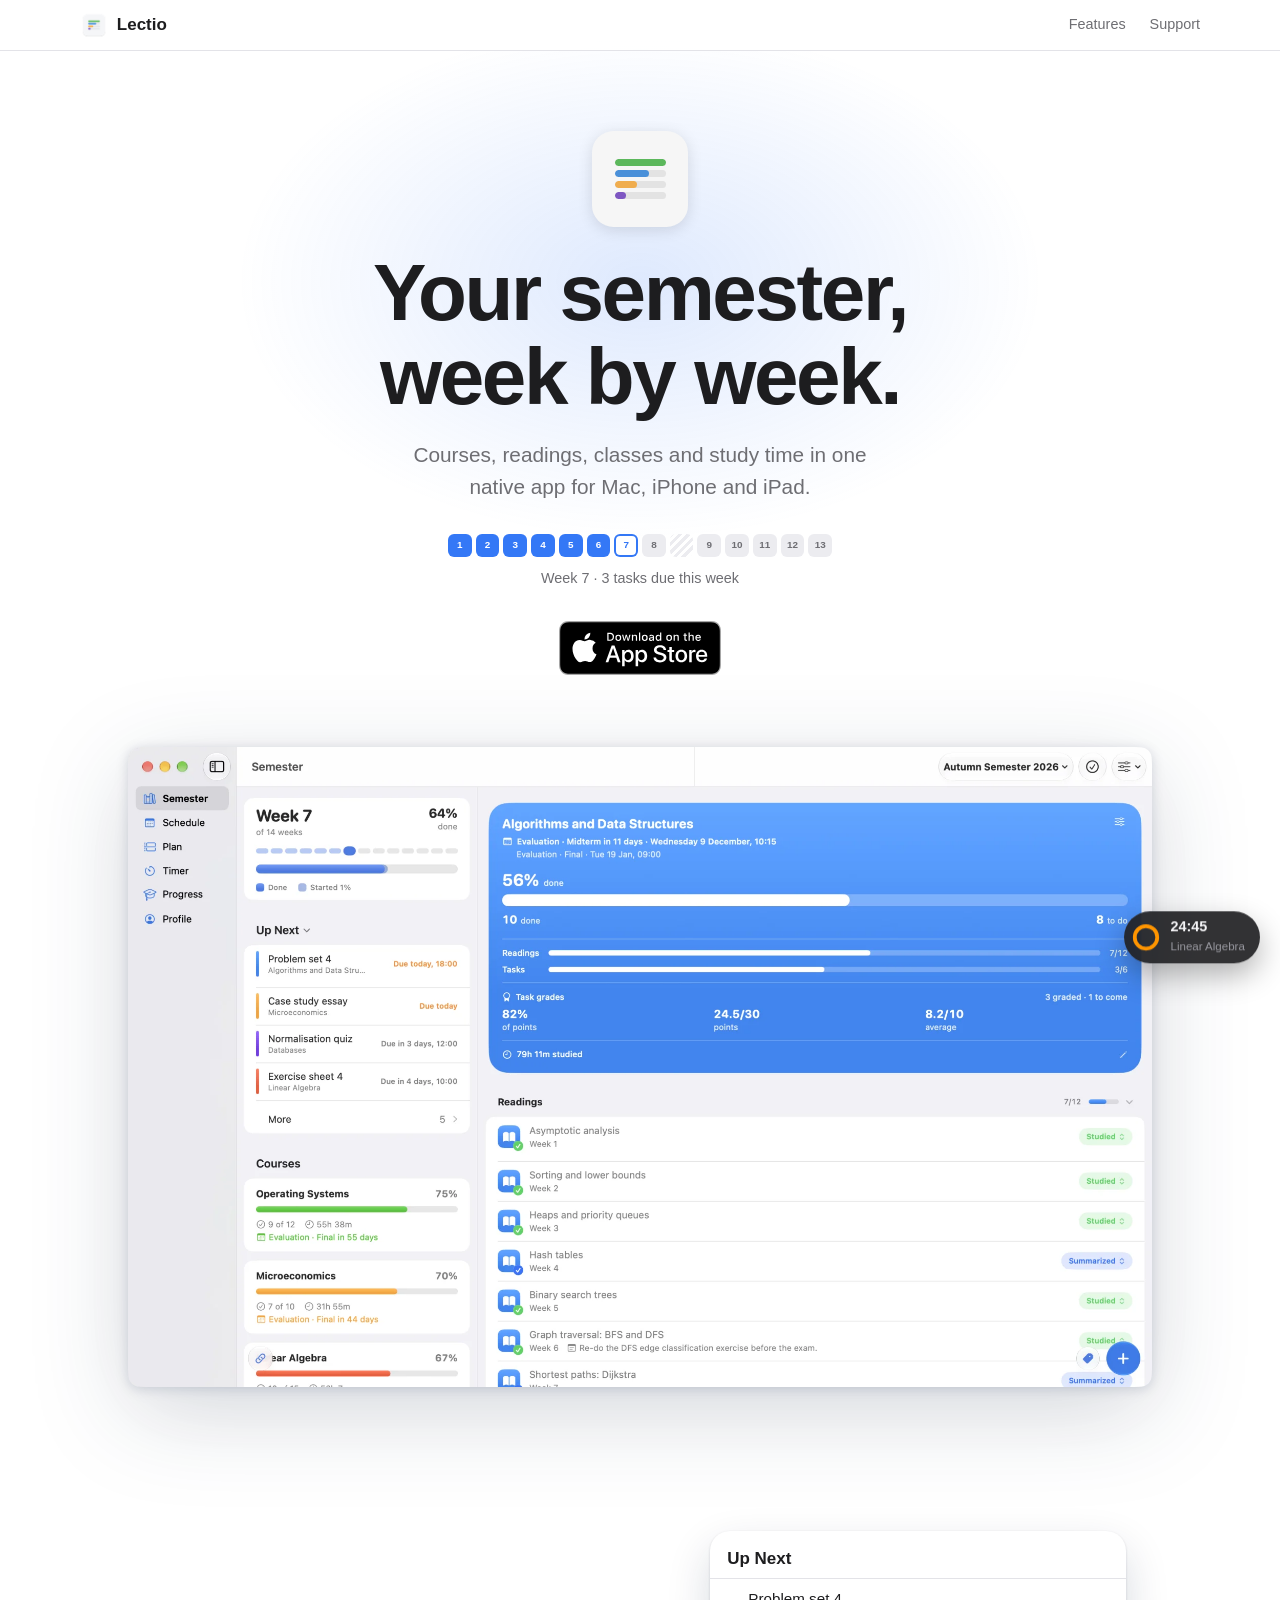
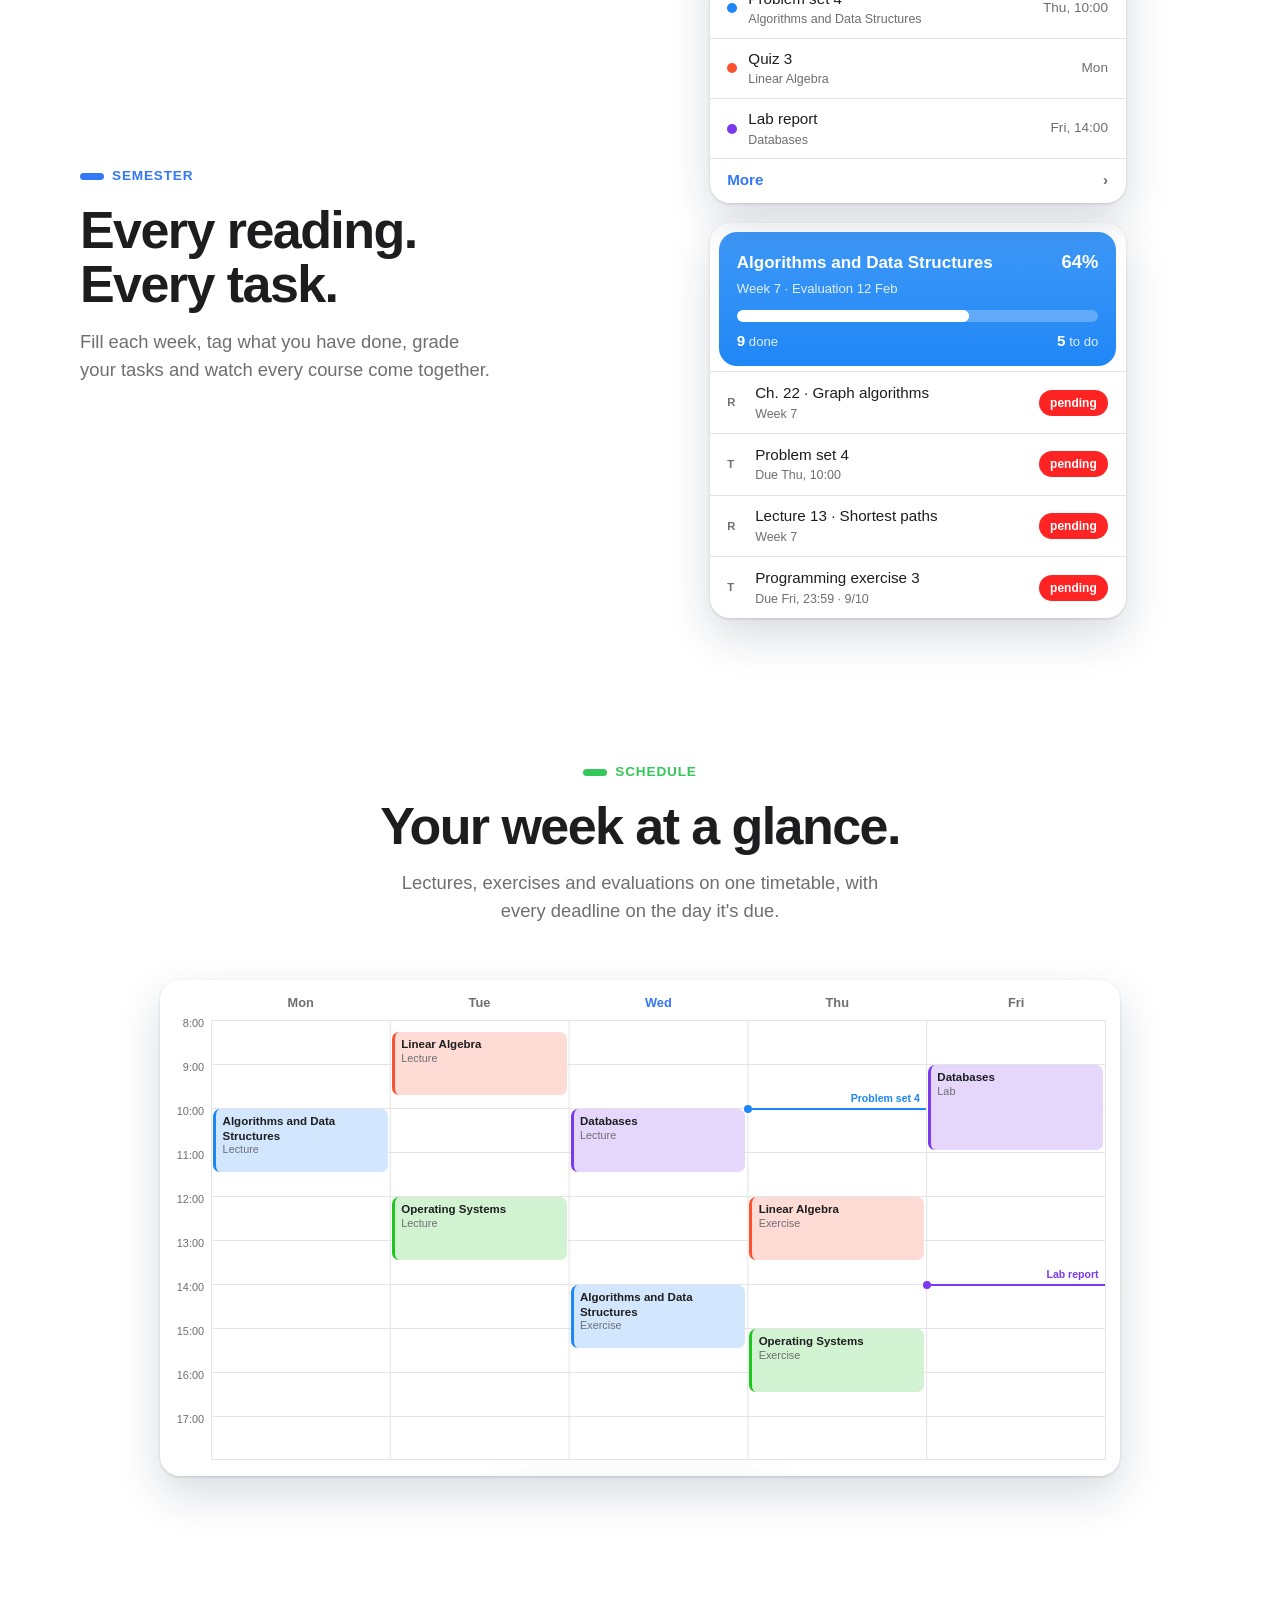
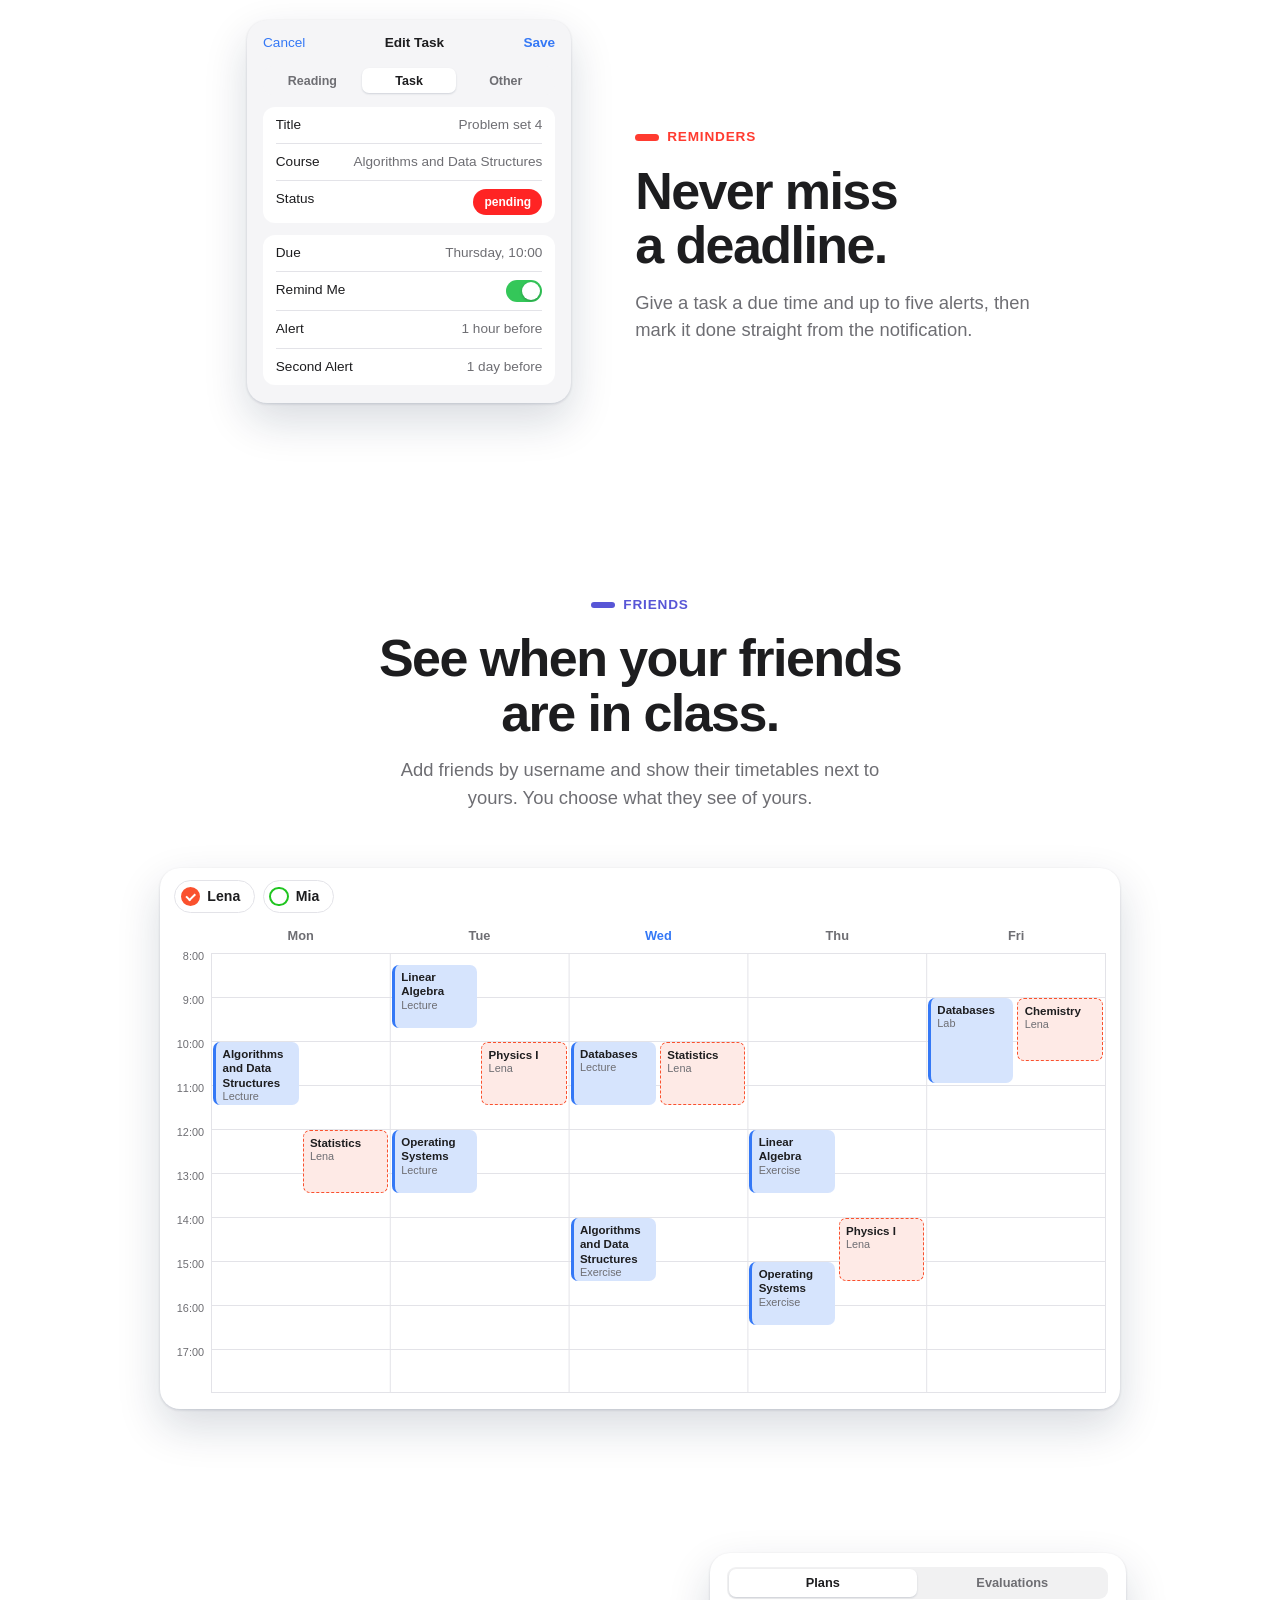
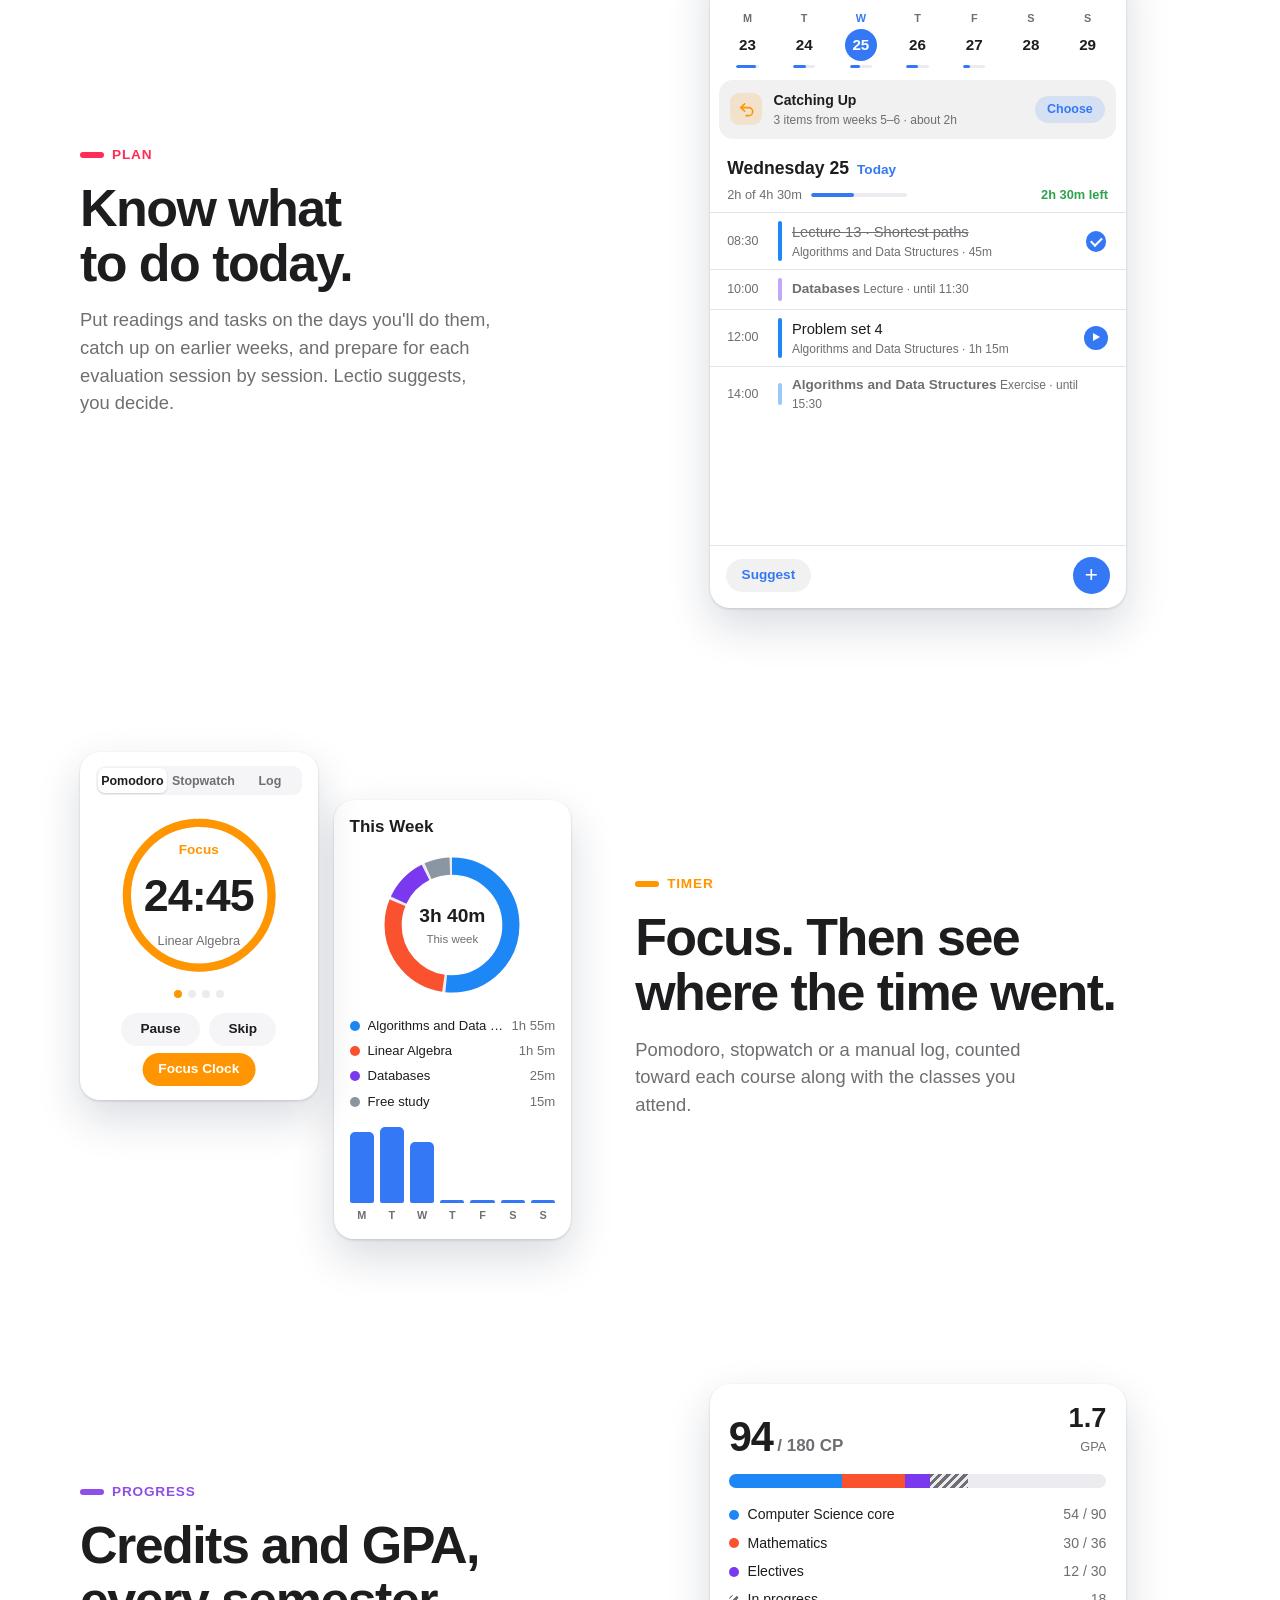
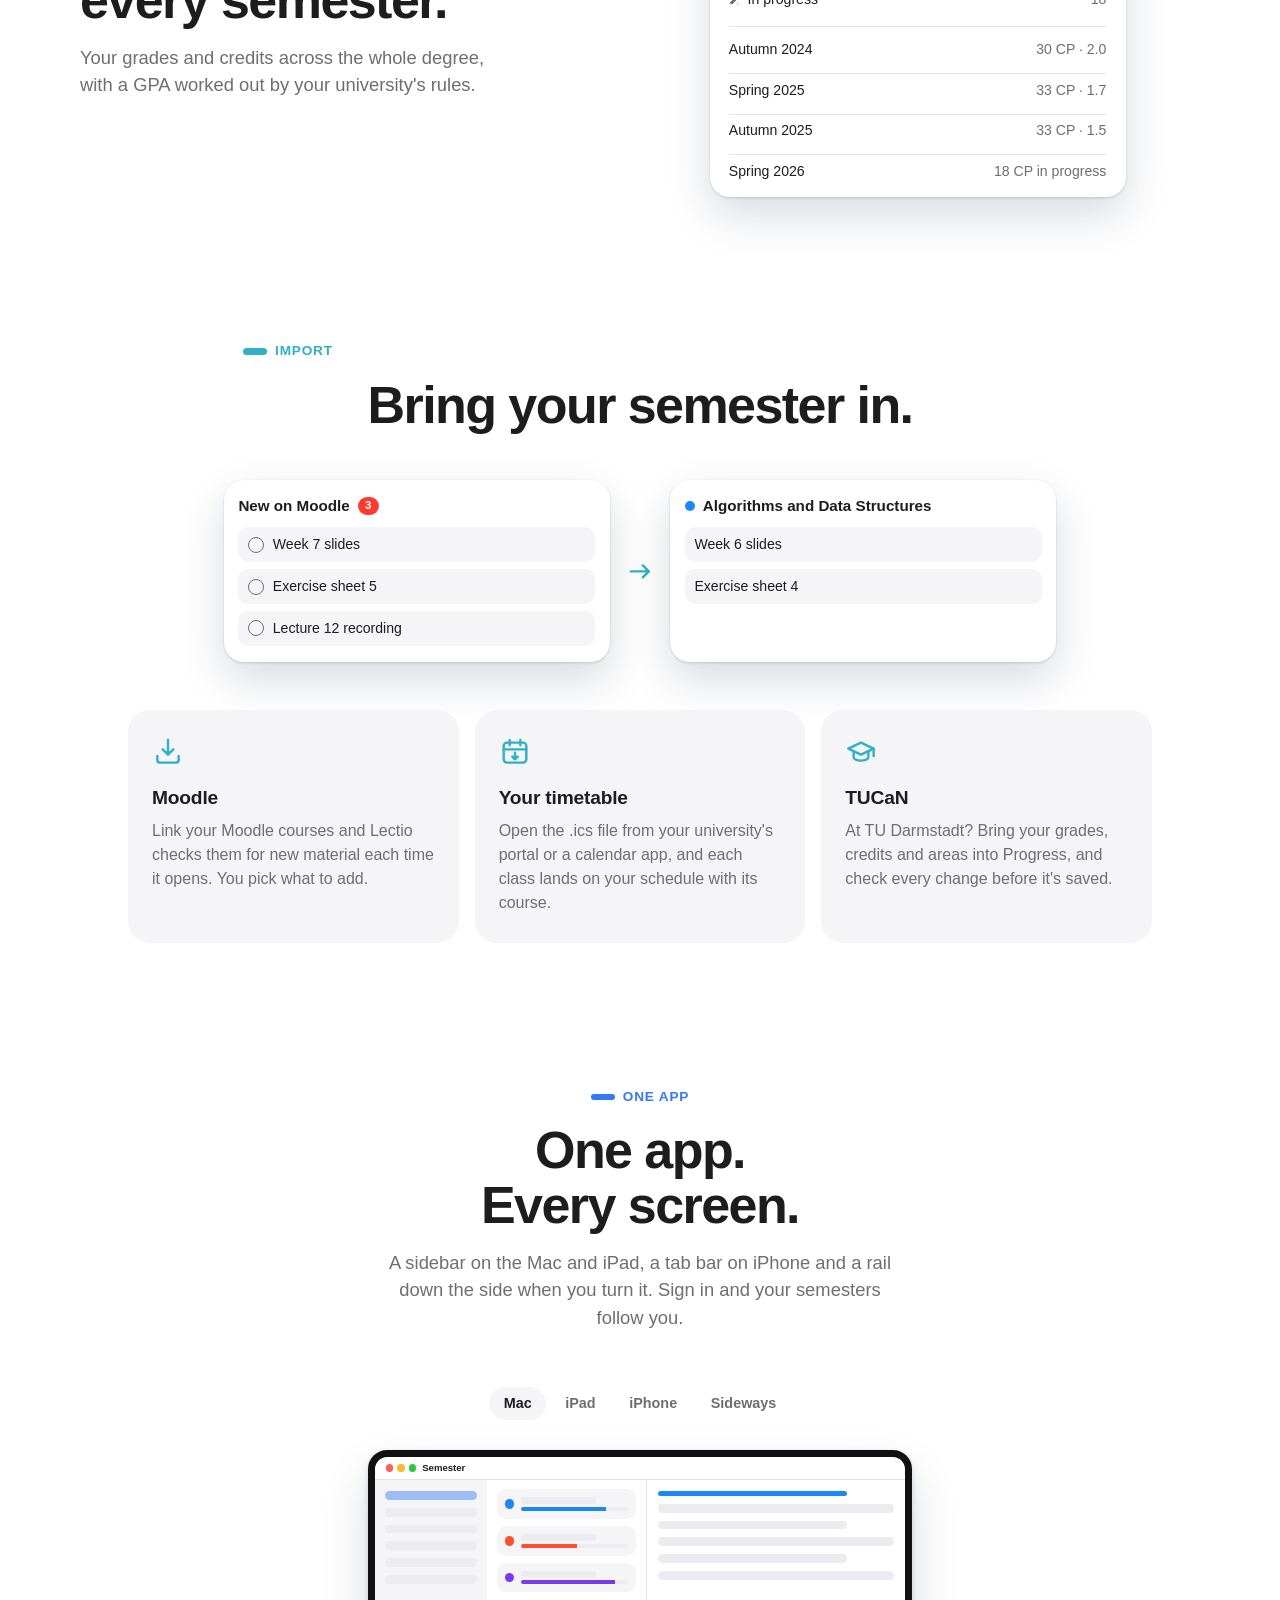
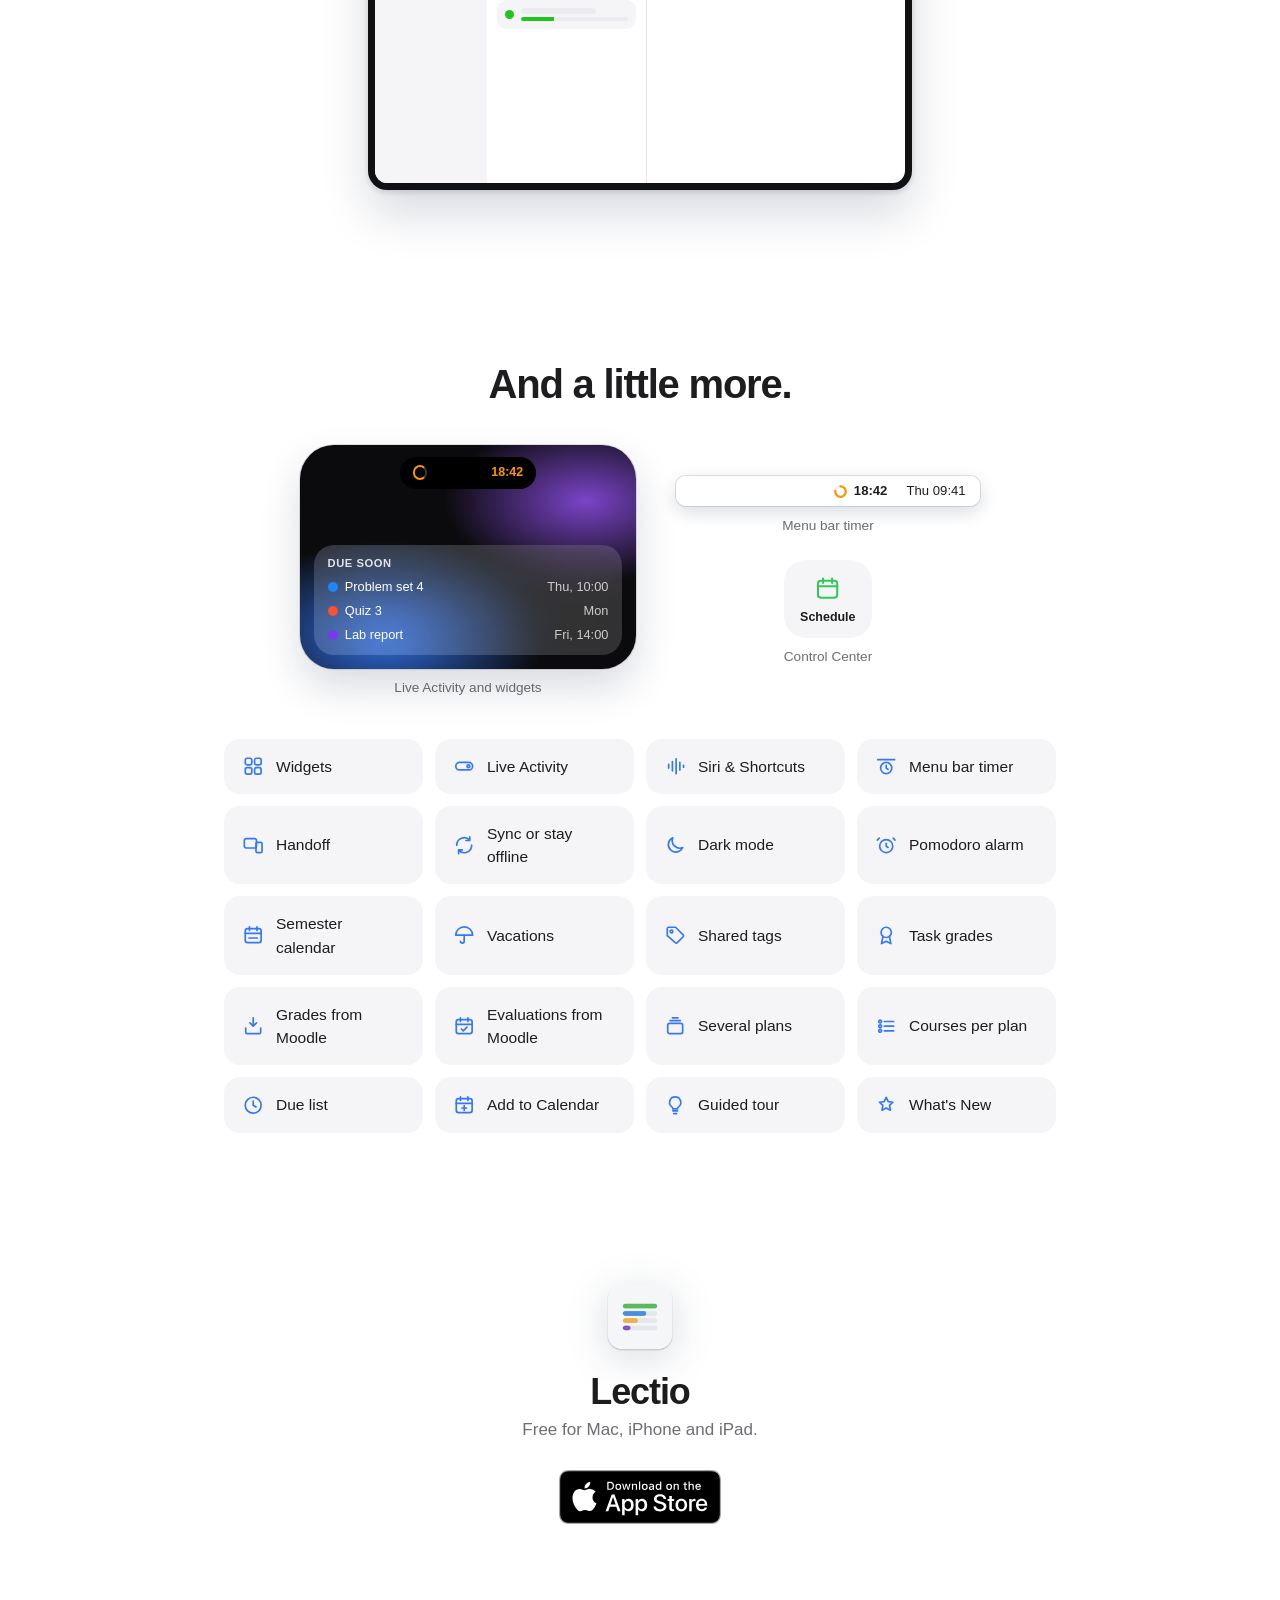
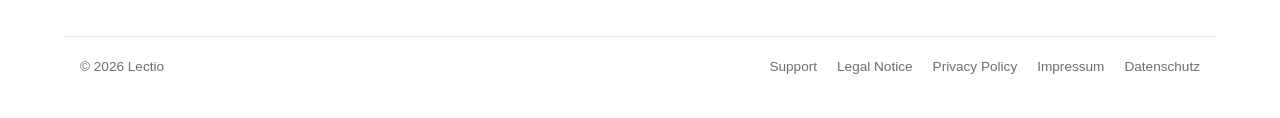
<file: index.html>
<!doctype html>
<html lang="en">
<head>
<meta charset="utf-8">
<meta name="viewport" content="width=device-width, initial-scale=1">
<title>Lectio – Semester Planner for Mac, iPhone and iPad</title>
<meta name="description" content="Lectio plans your university semester: courses, weekly readings and tasks, your class schedule, a plan for each day, a study timer and your credits. Free on the App Store for Mac, iPhone and iPad.">
<meta name="apple-itunes-app" content="app-id=6799411764">
<meta name="theme-color" content="#ffffff" media="(prefers-color-scheme: light)">
<meta name="theme-color" content="#0b0b0d" media="(prefers-color-scheme: dark)">
<meta property="og:type" content="website">
<meta property="og:site_name" content="Lectio">
<meta property="og:url" content="https://lectio.mateoarenas.dev/">
<meta property="og:title" content="Lectio – Semester Planner">
<meta property="og:description" content="Your semester, week by week. Free on the App Store for Mac, iPhone and iPad.">
<meta property="og:image" content="https://lectio.mateoarenas.dev/images/og-preview-2.jpg">
<meta property="og:image:width" content="1200">
<meta property="og:image:height" content="630">
<meta property="og:image:alt" content="Lectio's icon and the words “Your semester, week by week.” beside an iPhone showing week 7 of the semester and what is due next">
<meta name="twitter:card" content="summary_large_image">
<link rel="icon" type="image/png" href="favicon.png">
<link rel="apple-touch-icon" href="apple-touch-icon.png">
<link rel="stylesheet" href="style.css">
<script>document.documentElement.classList.add('js');</script>
</head>
<body>
<nav class="topbar">
<div class="topbar-inner">
<a class="brand" href="./"><img src="favicon.png" width="28" height="28" alt="">Lectio</a>
<p class="topbar-links">
<a href="#features">Features</a>
<a href="support.html">Support</a>
</p>
</div>
</nav>

<header class="hero">
<div class="mark hero-mark" aria-hidden="true">
<span><i style="--rest: 1"></i></span>
<span><i style="--rest: 0.684"></i></span>
<span><i style="--rest: 0.4375"></i></span>
<span><i style="--rest: 0.2206"></i></span>
</div>
<h1>Your semester,<br>week by week.</h1>
<p class="lede">Courses, readings, classes and study time in one native app for Mac, iPhone and iPad.</p>
<figure class="weeks">
<ol aria-hidden="true">
<li class="done">1</li><li class="done">2</li><li class="done">3</li><li class="done">4</li><li class="done">5</li><li class="done">6</li><li class="now">7</li><li>8</li><li class="vacation"></li><li>9</li><li>10</li><li>11</li><li>12</li><li>13</li>
</ol>
<figcaption>Week 7 · 3 tasks due this week</figcaption>
</figure>
<p class="cta"><a class="badge" href="https://apps.apple.com/app/lectio-semester-planner/id6799411764"><img src="images/app-store-badge.svg" width="162" height="54" alt="Download on the App Store"></a></p>

<div class="hero-shot">
<picture>
<source srcset="images/mac-dark.webp" media="(prefers-color-scheme: dark)">
<img class="mac" src="images/mac-course.webp" width="2000" height="1250" alt="Lectio on the Mac: a course's readings, tasks and other items next to the semester's courses and what is due next">
</picture>
</div>
</header>

<main id="features">
<section class="feature split">
<div class="copy reveal">
<p class="eyebrow" style="--c: var(--blue)">Semester</p>
<h2>Every reading.<br>Every task.</h2>
<p>Fill each week, tag what you have done, grade your tasks and watch every course come together.</p>
</div>
<div class="visual planner reveal">
<div class="card upnext" role="img" aria-label="Up Next: Problem set 4 due Thursday at 10:00, Quiz 3 due Monday, Lab report due Friday at 14:00">
<p class="card-title">Up Next</p>
<ul aria-hidden="true">
<li style="--c: var(--ads)"><div class="row-inner"><span class="dot"></span><span class="row-text">Problem set 4<small>Algorithms and Data Structures</small></span><span class="when">Thu, 10:00</span></div></li>
<li style="--c: var(--linalg)" data-dismiss><div class="row-inner"><span class="dot"></span><span class="row-text">Quiz 3<small>Linear Algebra</small></span><span class="when">Mon</span></div><span class="swipe-action">Dismiss</span></li>
<li style="--c: var(--databases)"><div class="row-inner"><span class="dot"></span><span class="row-text">Lab report<small>Databases</small></span><span class="when">Fri, 14:00</span></div></li>
</ul>
<p class="more-row" aria-hidden="true">More<span>›</span></p>
<p class="undo-bar" aria-hidden="true">Quiz 3 dismissed<span>Undo</span></p>
</div>
<div class="card course" style="--c: var(--ads)">
<header>
<div class="course-top"><b>Algorithms and Data Structures</b><output class="course-percent">79%</output></div>
<small>Week 7 · Evaluation 12 Feb</small>
<div class="layers" aria-hidden="true"><i class="started" style="width: 85.71%"></i><i class="filled" style="width: 78.57%"></i></div>
<p class="layer-counts" aria-hidden="true"><span><b>11</b> done</span><span><b>1</b> started</span><span><b>2</b> to do</span></p>
</header>
<ul class="items">
<li class="done"><span class="kind" aria-label="Reading">R</span><span class="title">Ch. 22 · Graph algorithms<small>Week 7</small></span><button class="tag" type="button" style="--c: var(--tag-blue)" data-set="reading" data-tag="2">summarized</button></li>
<li><span class="kind" aria-label="Task">T</span><span class="title">Problem set 4<small>Due Thu, 10:00</small></span><button class="tag" type="button" style="--c: var(--tag-red)" data-set="task" data-tag="0">pending</button></li>
<li><span class="kind" aria-label="Reading">R</span><span class="title">Lecture 13 · Shortest paths<small>Week 7</small></span><button class="tag" type="button" style="--c: var(--tag-orange)" data-set="reading" data-tag="1">seen</button></li>
<li class="done"><span class="kind" aria-label="Task">T</span><span class="title">Programming exercise 3<small>Due Fri, 23:59 · 9/10</small></span><button class="tag" type="button" style="--c: var(--tag-blue)" data-set="task" data-tag="1">done</button></li>
</ul>
</div>
</div>
</section>

<section class="feature wide">
<div class="copy reveal">
<p class="eyebrow" style="--c: var(--green)">Schedule</p>
<h2>Your week at a glance.</h2>
<p>Lectures, exercises and evaluations on one timetable, with every deadline on the day it's due.</p>
</div>
<div class="visual reveal">
<div class="card timetable schedule-week" role="img" aria-label="A week's timetable: each course's lectures and exercises in its colour, and two deadlines on the days they are due">
<div aria-hidden="true">
<div class="tt-head"><span></span><span>Mon</span><span>Tue</span><span class="today">Wed</span><span>Thu</span><span>Fri</span></div>
<div class="tt-body">
<div class="tt-hours"><span>8:00</span><span>9:00</span><span>10:00</span><span>11:00</span><span>12:00</span><span>13:00</span><span>14:00</span><span>15:00</span><span>16:00</span><span>17:00</span></div>
<div class="tt-grid">
<div class="cls" style="--d: 1; --s: 10; --l: 1.5; --c: var(--ads)"><b>Algorithms and Data Structures</b><small>Lecture</small></div>
<div class="cls" style="--d: 2; --s: 8.25; --l: 1.5; --c: var(--linalg)"><b>Linear Algebra</b><small>Lecture</small></div>
<div class="cls" style="--d: 2; --s: 12; --l: 1.5; --c: var(--systems)"><b>Operating Systems</b><small>Lecture</small></div>
<div class="cls" style="--d: 3; --s: 10; --l: 1.5; --c: var(--databases)"><b>Databases</b><small>Lecture</small></div>
<div class="cls" style="--d: 3; --s: 14; --l: 1.5; --c: var(--ads)"><b>Algorithms and Data Structures</b><small>Exercise</small></div>
<div class="cls" style="--d: 4; --s: 12; --l: 1.5; --c: var(--linalg)"><b>Linear Algebra</b><small>Exercise</small></div>
<div class="cls" style="--d: 4; --s: 15; --l: 1.5; --c: var(--systems)"><b>Operating Systems</b><small>Exercise</small></div>
<div class="cls" style="--d: 5; --s: 9; --l: 2; --c: var(--databases)"><b>Databases</b><small>Lab</small></div>
<div class="due-mark" style="--d: 4; --s: 10; --c: var(--ads)"><span>Problem set 4</span></div>
<div class="due-mark" style="--d: 5; --s: 14; --c: var(--databases)"><span>Lab report</span></div>
<div class="drawn-class" style="--d: 1; --s: 14">New Class<small>14:00 – 15:30</small></div>
</div>
</div>
<div class="new-sheet">
<p class="sheet-tabs"><span class="on">Class</span><span>Import</span></p>
<p class="sheet-row"><span>Day</span><span>Monday</span></p>
<p class="sheet-row"><span>Time</span><span>14:00 – 15:30</span></p>
<p class="sheet-row"><span>Repeats</span><span>Every week</span></p>
</div>
</div>
</div>
</div>
</section>

<section class="feature split reverse">
<div class="copy reveal">
<p class="eyebrow" style="--c: var(--red)">Reminders</p>
<h2>Never miss<br>a deadline.</h2>
<p>Give a task a due time and up to five alerts, then mark it done straight from the notification.</p>
</div>
<div class="visual notify reveal">
<div class="card edit-sheet" role="img" aria-label="Lectio's Edit sheet for a task: Problem set 4, due Thursday at 10:00, with alerts one hour and one day before">
<div aria-hidden="true">
<p class="edit-bar"><span>Cancel</span><b>Edit Task</b><span class="save">Save</span></p>
<p class="sheet-tabs"><span>Reading</span><span class="on">Task</span><span>Other</span></p>
<div class="edit-group">
<p class="sheet-row"><span>Title</span><span>Problem set 4</span></p>
<p class="sheet-row"><span>Course</span><span>Algorithms and Data Structures</span></p>
<p class="sheet-row"><span>Status</span><span class="tag" style="--c: var(--tag-red)">pending</span></p>
</div>
<div class="edit-group">
<p class="sheet-row"><span>Due</span><span>Thursday, 10:00</span></p>
<p class="sheet-row"><span>Remind Me</span><span class="switch"></span></p>
<p class="sheet-row"><span>Alert</span><span>1 hour before</span></p>
<p class="sheet-row"><span>Second Alert</span><span>1 day before</span></p>
</div>
</div>
</div>
<div class="notification" aria-hidden="true">
<img src="favicon.png" width="38" height="38" alt="">
<div>
<p class="notification-app"><span>Lectio</span><span>now</span></p>
<p class="notification-title">Problem set 4</p>
<p>Algorithms and Data Structures</p>
<p>Due in 1 hour</p>
</div>
<span class="notification-action">Mark as Done</span>
</div>
</div>
</section>

<section class="feature wide">
<div class="copy reveal">
<p class="eyebrow" style="--c: var(--indigo)">Friends</p>
<h2>See when your friends<br>are in class.</h2>
<p>Add friends by username and show their timetables next to yours. You choose what they see of yours.</p>
</div>
<div class="visual reveal">
<div class="card timetable friends-week friends-on" style="--lanes: 2">
<p class="friend-checks">
<button class="friend-check" type="button" aria-pressed="true" data-friend="lena" style="--c: var(--lena)"><i></i>Lena</button>
<button class="friend-check" type="button" aria-pressed="false" data-friend="mia" style="--c: var(--mia)"><i></i>Mia</button>
</p>
<div role="img" aria-label="A week's timetable with your classes in blue and a friend's beside them, outlined in the friend's colour">
<div aria-hidden="true">
<div class="tt-head"><span></span><span>Mon</span><span>Tue</span><span class="today">Wed</span><span>Thu</span><span>Fri</span></div>
<div class="tt-body">
<div class="tt-hours"><span>8:00</span><span>9:00</span><span>10:00</span><span>11:00</span><span>12:00</span><span>13:00</span><span>14:00</span><span>15:00</span><span>16:00</span><span>17:00</span></div>
<div class="tt-grid">
<div class="cls mine" style="--d: 1; --s: 10; --l: 1.5; --c: var(--ads)"><b>Algorithms and Data Structures</b><small>Lecture</small></div>
<div class="cls mine" style="--d: 2; --s: 8.25; --l: 1.5; --c: var(--linalg)"><b>Linear Algebra</b><small>Lecture</small></div>
<div class="cls mine" style="--d: 2; --s: 12; --l: 1.5; --c: var(--systems)"><b>Operating Systems</b><small>Lecture</small></div>
<div class="cls mine" style="--d: 3; --s: 10; --l: 1.5; --c: var(--databases)"><b>Databases</b><small>Lecture</small></div>
<div class="cls mine" style="--d: 3; --s: 14; --l: 1.5; --c: var(--ads)"><b>Algorithms and Data Structures</b><small>Exercise</small></div>
<div class="cls mine" style="--d: 4; --s: 12; --l: 1.5; --c: var(--linalg)"><b>Linear Algebra</b><small>Exercise</small></div>
<div class="cls mine" style="--d: 4; --s: 15; --l: 1.5; --c: var(--systems)"><b>Operating Systems</b><small>Exercise</small></div>
<div class="cls mine" style="--d: 5; --s: 9; --l: 2; --c: var(--databases)"><b>Databases</b><small>Lab</small></div>
<div class="cls friend" data-friend="lena" style="--d: 1; --s: 12; --l: 1.5; --lane: 1; --c: var(--lena)"><b>Statistics</b><small>Lena</small></div>
<div class="cls friend" data-friend="lena" style="--d: 2; --s: 10; --l: 1.5; --lane: 1; --c: var(--lena)"><b>Physics I</b><small>Lena</small></div>
<div class="cls friend" data-friend="lena" style="--d: 3; --s: 10; --l: 1.5; --lane: 1; --c: var(--lena)"><b>Statistics</b><small>Lena</small></div>
<div class="cls friend" data-friend="lena" style="--d: 4; --s: 14; --l: 1.5; --lane: 1; --c: var(--lena)"><b>Physics I</b><small>Lena</small></div>
<div class="cls friend" data-friend="lena" style="--d: 5; --s: 9; --l: 1.5; --lane: 1; --c: var(--lena)"><b>Chemistry</b><small>Lena</small></div>
<div class="cls friend hidden" data-friend="mia" style="--d: 1; --s: 10; --l: 1.5; --lane: 2; --c: var(--mia)"><b>Algorithms and Data Structures</b><small>Mia</small></div>
<div class="cls friend hidden" data-friend="mia" style="--d: 2; --s: 14; --l: 2; --lane: 2; --c: var(--mia)"><b>Software Lab</b><small>Mia</small></div>
<div class="cls friend hidden" data-friend="mia" style="--d: 3; --s: 12; --l: 1.5; --lane: 2; --c: var(--mia)"><b>Logic</b><small>Mia</small></div>
<div class="cls friend hidden" data-friend="mia" style="--d: 4; --s: 12; --l: 1.5; --lane: 2; --c: var(--mia)"><b>Linear Algebra</b><small>Mia</small></div>
<div class="cls friend hidden" data-friend="mia" style="--d: 5; --s: 11; --l: 1.5; --lane: 2; --c: var(--mia)"><b>Logic</b><small>Mia</small></div>
</div>
</div>
</div>
</div>
</div>
</div>
</section>

<section class="feature split">
<div class="copy reveal">
<p class="eyebrow" style="--c: var(--pink)">Plan</p>
<h2>Know what<br>to do today.</h2>
<p>Put readings and tasks on the days you'll do them, catch up on earlier weeks, and prepare for each evaluation session by session. Lectio suggests, you decide.</p>
</div>
<div class="visual reveal">
<div class="card plan-card" data-tab="week">
<p class="plan-tabs" role="group" aria-label="Show the plan's">
<button type="button" aria-pressed="true" data-tab="week">Plans</button>
<button type="button" aria-pressed="false" data-tab="exams">Evaluations</button>
</p>
<div class="plan-panel plan-week" role="img" aria-label="Today's plan, between the day's two classes: Lecture 13 done, Problem set 4 at 12:00 up next, evaluation prep for Linear Algebra at 16:00, and Normal forms at any time. 3 hours 45 minutes of 4 hours 30 minutes planned.">
<div aria-hidden="true">
<ol class="plan-strip">
<li style="--load: 0.9"><small>M</small><b>23</b><i></i></li>
<li style="--load: 0.6"><small>T</small><b>24</b><i></i></li>
<li class="today" style="--load: 0.83" data-load-before="0.44"><small>W</small><b>25</b><i></i></li>
<li style="--load: 0.5"><small>T</small><b>26</b><i></i></li>
<li style="--load: 0.3"><small>F</small><b>27</b><i></i></li>
<li class="free"><small>S</small><b>28</b><i></i></li>
<li class="free"><small>S</small><b>29</b><i></i></li>
</ol>
<p class="catching-up"><span class="catch-icon"><svg viewBox="0 0 24 24"><path d="M9 14 4 9l5-5"/><path d="M4 9h10.5a5.5 5.5 0 0 1 0 11H11"/></svg></span><span class="catch-text"><b>Catching Up</b><small>3 items from weeks 5–6 · about 2h</small></span><span class="catch-choose">Choose</span></p>
<div class="plan-head">
<p class="plan-head-top"><b>Wednesday 25</b><span class="plan-today">Today</span></p>
<p class="plan-room"><span data-before="2h of 4h 30m">3h 45m of 4h 30m</span><span class="room-bar" style="--load: 0.83" data-load-before="0.44"><i></i></span><span class="room-left" data-before="2h 30m left">45m left</span></p>
</div>
<ul class="plan-rows">
<li class="plan-item done" style="--c: var(--ads)"><div class="plan-row"><span class="plan-time">08:30</span><span class="plan-bar"></span><span class="plan-what"><span class="plan-title">Lecture 13 · Shortest paths</span><small>Algorithms and Data Structures · 45m</small></span><span class="plan-end"><span class="plan-check"></span><span class="plan-start"></span></span></div></li>
<li class="plan-class" style="--c: var(--databases)"><div class="plan-row"><span class="plan-time">10:00</span><span class="plan-bar"></span><span class="plan-what"><b>Databases</b> Lecture · until 11:30</span></div></li>
<li class="plan-item next" style="--c: var(--ads)" data-first><div class="plan-row"><span class="plan-time">12:00</span><span class="plan-bar"></span><span class="plan-what"><span class="plan-title">Problem set 4</span><small>Algorithms and Data Structures · 1h 15m</small></span><span class="plan-end"><span class="plan-check"></span><span class="plan-start"></span></span></div></li>
<li class="plan-class" style="--c: var(--ads)"><div class="plan-row"><span class="plan-time">14:00</span><span class="plan-bar"></span><span class="plan-what"><b>Algorithms and Data Structures</b> Exercise · until 15:30</span></div></li>
<li class="plan-item" style="--c: var(--linalg)" data-suggested data-second><div class="plan-row"><span class="plan-time">16:00</span><span class="plan-bar"></span><span class="plan-what"><span class="plan-title">Evaluation prep · Linear Algebra</span><small>2 topics · 1h</small></span><span class="plan-end"><span class="plan-check"></span><span class="plan-start"></span></span></div></li>
</ul>
<div class="plan-any" data-suggested>
<div>
<ul class="plan-rows">
<li class="plan-item" style="--c: var(--databases)"><div class="plan-row"><span class="plan-time">Any time</span><span class="plan-bar"></span><span class="plan-what"><span class="plan-title">Normal forms</span><small>Databases · 45m <span class="plan-behind">Behind</span></small></span><span class="plan-end"><span class="plan-check"></span><span class="plan-start"></span></span></div></li>
</ul>
</div>
</div>
</div>
</div>
<div class="plan-panel plan-exams" role="img" aria-label="Evaluation prep: Algorithms and Data Structures on track, Linear Algebra ahead and Databases 2 hours behind, and 4 of this week's 6 hours of sessions planned.">
<div aria-hidden="true">
<p class="plan-list-head">Evaluations</p>
<ul class="paces">
<li style="--c: var(--ads); --done: 0.42; --even: 0.4"><span class="dot"></span><span class="pace-name"><b>Algorithms and Data Structures</b><small>Fri 12 Feb · in 79 days</small></span><span class="pace-status">On track</span><span class="pace-bar"><i></i><s></s></span></li>
<li style="--c: var(--linalg); --done: 0.52; --even: 0.38"><span class="dot"></span><span class="pace-name"><b>Linear Algebra</b><small>Mon 15 Feb · in 82 days</small></span><span class="pace-status ahead">Ahead</span><span class="pace-bar"><i></i><s></s></span></li>
<li style="--c: var(--databases); --done: 0.2; --even: 0.34"><span class="dot"></span><span class="pace-name"><b>Databases</b><small>Fri 19 Feb · in 86 days</small></span><span class="pace-status behind">2h behind</span><span class="pace-bar"><i></i><s></s></span></li>
</ul>
<p class="plan-list-head">This Week<span>4h of 6h planned</span></p>
<ul class="plan-rows">
<li class="plan-item done" style="--c: var(--linalg)"><div class="plan-row"><span class="plan-time">Mon<b>23</b></span><span class="plan-bar"></span><span class="plan-what"><span class="plan-title">Linear Algebra</span><small>17:30 · 2 topics · 1h</small></span><span class="plan-end"><span class="plan-check"></span></span></div></li>
<li class="plan-item" style="--c: var(--linalg)"><div class="plan-row"><span class="plan-time">Wed<b>25</b></span><span class="plan-bar"></span><span class="plan-what"><span class="plan-title">Linear Algebra</span><small>16:00 · 2 topics · 1h</small></span></div></li>
<li class="plan-item" style="--c: var(--databases)"><div class="plan-row"><span class="plan-time">Thu<b>26</b></span><span class="plan-bar"></span><span class="plan-what"><span class="plan-title">Databases</span><small>17:00 · 3 topics · 1h</small></span></div></li>
<li class="plan-item" style="--c: var(--ads)"><div class="plan-row"><span class="plan-time">Fri<b>27</b></span><span class="plan-bar"></span><span class="plan-what"><span class="plan-title">Algorithms and Data Structures</span><small>16:00 · 2 topics · 1h</small></span></div></li>
</ul>
</div>
</div>
<p class="plan-buttons" aria-hidden="true"><span class="plan-suggest">Suggest</span><span class="plan-add">+</span></p>
</div>
</div>
</section>

<section class="feature split reverse">
<div class="copy reveal">
<p class="eyebrow" style="--c: var(--orange)">Timer</p>
<h2>Focus. Then see<br>where the time went.</h2>
<p>Pomodoro, stopwatch or a manual log, counted toward each course along with the classes you attend.</p>
</div>
<div class="visual timer-pair reveal">
<div class="timer-cards">
<div class="card timer-card">
<div role="img" aria-label="The pomodoro timer: 18 minutes 42 seconds left of a focus block for Linear Algebra">
<div aria-hidden="true">
<p class="sheet-tabs"><span class="on">Pomodoro</span><span>Stopwatch</span><span>Log</span></p>
<div class="timer-ring" style="--c: var(--orange)">
<svg viewBox="0 0 200 200"><circle class="ring-track" cx="100" cy="100" r="88"/><circle class="ring-fill" cx="100" cy="100" r="88" stroke-dasharray="552.92" stroke-dashoffset="139.34"/></svg>
<p class="timer-face"><span class="timer-phase">Focus</span><span class="timer-clock">18:42</span><span class="timer-course">Linear Algebra</span></p>
</div>
<p class="timer-dots"><i class="on"></i><i class="on"></i><i></i><i></i></p>
<p class="timer-buttons"><span>Pause</span><span>Skip</span></p>
<div class="phase-end">
<b>Focus block done</b>
<span>25 minutes for Linear Algebra</span>
<span class="phase-end-button go">Start Break</span>
<span class="phase-end-button">Keep Focusing</span>
</div>
</div>
</div>
<button class="focus-toggle" type="button" aria-pressed="false">Focus Clock</button>
</div>
<div class="card study-card">
<p class="card-title">This Week</p>
<div class="donut" role="img" aria-label="3 hours 40 minutes studied this week: Algorithms and Data Structures 1 hour 55 minutes, Linear Algebra 1 hour 5 minutes, Databases 25 minutes, free study 15 minutes">
<svg viewBox="0 0 160 160" aria-hidden="true"><circle class="ring-track" cx="80" cy="80" r="62"/><circle class="segment" cx="80" cy="80" r="62" style="stroke: var(--ads)" stroke-dasharray="200.63 389.56" stroke-dashoffset="0"/><circle class="segment" cx="80" cy="80" r="62" style="stroke: var(--linalg)" stroke-dasharray="112.1 389.56" stroke-dashoffset="-203.63"/><circle class="segment" cx="80" cy="80" r="62" style="stroke: var(--databases)" stroke-dasharray="41.27 389.56" stroke-dashoffset="-318.73"/><circle class="segment" cx="80" cy="80" r="62" style="stroke: var(--free-study)" stroke-dasharray="23.56 389.56" stroke-dashoffset="-363.0"/></svg>
<p class="donut-face" aria-hidden="true"><b>3h 40m</b><small>This week</small></p>
</div>
<ul class="study-legend" aria-hidden="true">
<li style="--c: var(--ads)"><span class="dot"></span><span>Algorithms and Data Structures</span><span>1h 55m</span></li>
<li style="--c: var(--linalg)"><span class="dot"></span><span>Linear Algebra</span><span>1h 5m</span></li>
<li style="--c: var(--databases)"><span class="dot"></span><span>Databases</span><span>25m</span></li>
<li style="--c: var(--free-study)"><span class="dot"></span><span>Free study</span><span>15m</span></li>
</ul>
<div class="day-bars"><button type="button" aria-pressed="false" aria-label="Monday: 1h 15m"><span class="bar" style="--h: 0.9375"></span><small>M</small></button><button type="button" aria-pressed="false" aria-label="Tuesday: 1h 20m"><span class="bar" style="--h: 1.0000"></span><small>T</small></button><button type="button" aria-pressed="false" aria-label="Wednesday: 1h 5m"><span class="bar" style="--h: 0.8125"></span><small>W</small></button><button type="button" aria-pressed="false" aria-label="Thursday: nothing yet"><span class="bar" style="--h: 0.0000"></span><small>T</small></button><button type="button" aria-pressed="false" aria-label="Friday: nothing yet"><span class="bar" style="--h: 0.0000"></span><small>F</small></button><button type="button" aria-pressed="false" aria-label="Saturday: nothing yet"><span class="bar" style="--h: 0.0000"></span><small>S</small></button><button type="button" aria-pressed="false" aria-label="Sunday: nothing yet"><span class="bar" style="--h: 0.0000"></span><small>S</small></button></div>
</div>
</div>
</div>
</section>

<section class="feature split">
<div class="copy reveal">
<p class="eyebrow" style="--c: var(--purple)">Progress</p>
<h2>Credits and GPA,<br>every semester.</h2>
<p>Your grades and credits across the whole degree, with a GPA worked out by your university's rules.</p>
</div>
<div class="visual reveal">
<div class="card progress-card" role="img" aria-label="Progress: 96 of 180 credits earned, 18 in progress, and a GPA of 1.7, gut, worked out by credits across four semesters">
<div aria-hidden="true">
<div class="progress-top">
<p class="credits"><b class="credit-count">96</b><span> / 180 CP</span></p>
<p class="gpa"><b class="gpa-value">1.7</b><span class="gpa-band">GPA · gut</span></p>
</div>
<p class="credit-bar"><i style="--c: var(--ads); --w: 30%"></i><i style="--c: var(--linalg); --w: 16.667%"></i><i style="--c: var(--databases); --w: 6.667%"></i><i class="in-progress" style="--w: 10%"></i></p>
<ul class="categories">
<li style="--c: var(--ads)"><span class="dot"></span>Computer Science core<span>54 / 90</span></li>
<li style="--c: var(--linalg)"><span class="dot"></span>Mathematics<span>30 / 36</span></li>
<li style="--c: var(--databases)"><span class="dot"></span>Electives<span>12 / 30</span></li>
<li class="in-progress"><span class="dot"></span>In progress<span>18</span></li>
</ul>
<ul class="semesters">
<li>Autumn 2024<span>30 CP · 2.0</span></li>
<li>Spring 2025<span>33 CP · 1.7</span></li>
<li>Autumn 2025<span>33 CP · 1.5</span></li>
<li>Spring 2026<span>18 CP in progress</span></li>
</ul>
</div>
</div>
</div>
</section>

<section class="feature imports" aria-labelledby="import-title">
<div class="copy reveal">
<p class="eyebrow" style="--c: var(--teal)">Import</p>
<h2 id="import-title">Bring your semester in.</h2>
</div>
<div class="moodle-sync reveal" role="img" aria-label="Three new files from Moodle, ticked and added to Algorithms and Data Structures, each marked New">
<div class="moodle-panels" aria-hidden="true">
<div class="card moodle-new">
<p class="card-title">New on Moodle <span class="badge-count none">0</span></p>
<ul>
<li class="added"><span class="check on"></span>Week 7 slides</li>
<li class="added"><span class="check on"></span>Exercise sheet 5</li>
<li class="added"><span class="check on"></span>Lecture 12 recording</li>
</ul>
</div>
<svg class="moodle-arrow" viewBox="0 0 24 24"><path d="M4 12h15m0 0-5-5m5 5-5 5"/></svg>
<div class="card moodle-course" style="--c: var(--ads)">
<p class="card-title"><span class="dot"></span>Algorithms and Data Structures</p>
<ul>
<li>Week 6 slides</li>
<li>Exercise sheet 4</li>
<li class="incoming">Week 7 slides<span class="new-pill">New</span></li>
<li class="incoming">Exercise sheet 5<span class="new-pill">New</span></li>
<li class="incoming">Lecture 12 recording<span class="new-pill">New</span></li>
</ul>
</div>
</div>
</div>
<ul class="reveal">
<li>
<svg viewBox="0 0 24 24" aria-hidden="true"><path d="M12 3v11m0 0-4-4m4 4 4-4M4 15v3a2 2 0 0 0 2 2h12a2 2 0 0 0 2-2v-3"/></svg>
<h3>Moodle</h3>
<p>Link your Moodle courses and Lectio checks them for new material each time it opens. You pick what to add.</p>
</li>
<li>
<svg viewBox="0 0 24 24" aria-hidden="true"><rect x="3.5" y="5" width="17" height="15" rx="2.5"/><path d="M3.5 10h17M8 3v4M16 3v4M12 12.5v5m0 0-2-2m2 2 2-2"/></svg>
<h3>Your timetable</h3>
<p>Open the .ics file from your university's portal or a calendar app, and each class lands on your schedule with its course.</p>
</li>
<li>
<svg viewBox="0 0 24 24" aria-hidden="true"><path d="M2.5 9.5 12 5l9.5 4.5L12 14z"/><path d="M6.5 11.5V16c0 1.4 2.5 2.5 5.5 2.5s5.5-1.1 5.5-2.5v-4.5M21.5 9.5V15"/></svg>
<h3>TUCaN</h3>
<p>At TU Darmstadt? Bring your grades, credits and areas into Progress, and check every change before it's saved.</p>
</li>
</ul>
</section>

<section class="feature wide one-app" aria-labelledby="one-app-title">
<div class="copy reveal">
<p class="eyebrow" style="--c: var(--accent)">One app</p>
<h2 id="one-app-title">One app.<br>Every screen.</h2>
<p>A sidebar on the Mac and iPad, a tab bar on iPhone and a rail down the side when you turn it. Sign in and your semesters follow you.</p>
</div>
<div class="visual reveal">
<p class="device-picker" role="group" aria-label="Show Lectio on">
<button type="button" aria-pressed="true" data-shape="mac">Mac</button>
<button type="button" aria-pressed="false" data-shape="ipad">iPad</button>
<button type="button" aria-pressed="false" data-shape="iphone">iPhone</button>
<button type="button" aria-pressed="false" data-shape="sideways">Sideways</button>
</p>
<div class="device-stage">
<div class="device" data-shape="mac" role="img" aria-label="Lectio on the Mac: a sidebar of sections, the course list and the open course">
<span class="d-top"><span class="d-lights"><i></i><i></i><i></i></span><span class="d-title">Semester</span><span class="d-tabs"><i></i><i></i><i></i><i></i><i></i><i></i></span></span>
<span class="d-rail"><i></i><i></i><i></i><i></i><i></i></span>
<span class="d-side"><i></i><i></i><i></i><i></i><i></i><i></i></span>
<span class="d-list"><span class="d-row" style="--c: var(--ads); --p: 79%"><i></i><b></b><s></s></span><span class="d-row" style="--c: var(--linalg); --p: 52%"><i></i><b></b><s></s></span><span class="d-row" style="--c: var(--databases); --p: 88%"><i></i><b></b><s></s></span><span class="d-row" style="--c: var(--systems); --p: 31%"><i></i><b></b><s></s></span></span>
<span class="d-detail"><i></i><i></i><i></i><i></i><i></i><i></i></span>
<span class="d-tab"><i></i><i></i><i></i><i></i><i></i></span>
</div>
</div>
</div>
</section>

<section class="more reveal" aria-labelledby="more-title">
<h2 id="more-title">And a little more.</h2>
<div class="system-pieces" aria-hidden="true">
<figure class="piece">
<div class="lock-screen">
<div class="island">
<p class="island-compact"><i></i><span class="island-clock">18:42</span></p>
<div class="island-open">
<p><small>Focus · Linear Algebra</small><b class="island-clock">18:42</b></p>
<p class="island-buttons"><span>❚❚</span><span>»</span></p>
</div>
</div>
<div class="widget">
<b>Due Soon</b>
<p style="--c: var(--ads)"><span class="dot"></span>Problem set 4<span>Thu, 10:00</span></p>
<p style="--c: var(--linalg)"><span class="dot"></span>Quiz 3<span>Mon</span></p>
<p style="--c: var(--databases)"><span class="dot"></span>Lab report<span>Fri, 14:00</span></p>
</div>
</div>
<figcaption>Live Activity and widgets</figcaption>
</figure>
<div class="piece-column">
<figure class="piece">
<p class="menu-bar"><span class="menu-timer"><svg viewBox="0 0 20 20"><circle cx="10" cy="10" r="7"/><circle class="menu-fill" cx="10" cy="10" r="7" stroke-dasharray="44" stroke-dashoffset="11"/></svg><span class="island-clock">18:42</span></span><span>Thu 09:41</span></p>
<figcaption>Menu bar timer</figcaption>
</figure>
<figure class="piece">
<p class="control"><svg viewBox="0 0 24 24"><rect x="3.5" y="5" width="17" height="15" rx="2.5"/><path d="M3.5 10h17M8 3v4M16 3v4"/></svg><span>Schedule</span></p>
<figcaption>Control Center</figcaption>
</figure>
</div>
</div>
<ul>
<li><svg viewBox="0 0 24 24" aria-hidden="true"><rect x="3.5" y="3.5" width="7" height="7" rx="2"/><rect x="13.5" y="3.5" width="7" height="7" rx="2"/><rect x="3.5" y="13.5" width="7" height="7" rx="2"/><rect x="13.5" y="13.5" width="7" height="7" rx="2"/></svg>Widgets</li>
<li><svg viewBox="0 0 24 24" aria-hidden="true"><rect x="3" y="8" width="18" height="8" rx="4"/><circle cx="16.5" cy="12" r="1.5"/></svg>Live Activity</li>
<li><svg viewBox="0 0 24 24" aria-hidden="true"><path d="M5 10v4M9 7v10M13 4v16M17 8v8M21 11v2"/></svg>Siri &amp; Shortcuts</li>
<li><svg viewBox="0 0 24 24" aria-hidden="true"><path d="M3 5h18"/><circle cx="12" cy="14" r="6"/><path d="M12 11v3l2 1.5"/></svg>Menu bar timer</li>
<li><svg viewBox="0 0 24 24" aria-hidden="true"><rect x="2.5" y="5" width="13" height="10" rx="2"/><rect x="15" y="9" width="6.5" height="11" rx="1.5"/></svg>Handoff</li>
<li><svg viewBox="0 0 24 24" aria-hidden="true"><path d="M20 12a8 8 0 0 1-14 5.3M4 12a8 8 0 0 1 14-5.3M18 3v4h-4M6 21v-4h4"/></svg>Sync or stay offline</li>
<li><svg viewBox="0 0 24 24" aria-hidden="true"><path d="M20 14.5A8 8 0 0 1 9.5 4a8 8 0 1 0 10.5 10.5z"/></svg>Dark mode</li>
<li><svg viewBox="0 0 24 24" aria-hidden="true"><circle cx="12" cy="13" r="7"/><path d="M12 10v3l2 1.5M4.5 4.5 2.5 6.5M19.5 4.5l2 2"/></svg>Pomodoro alarm</li>
<li><svg viewBox="0 0 24 24" aria-hidden="true"><rect x="3.5" y="5" width="17" height="15" rx="2.5"/><path d="M3.5 10h17M8 3v4M16 3v4M7.5 15h9"/></svg>Semester calendar</li>
<li><svg viewBox="0 0 24 24" aria-hidden="true"><path d="M3 12a9 9 0 0 1 18 0z"/><path d="M12 12v6.5a2 2 0 0 1-4 0"/></svg>Vacations</li>
<li><svg viewBox="0 0 24 24" aria-hidden="true"><path d="M3.5 12.4V5a1.5 1.5 0 0 1 1.5-1.5h7.4l8.1 8.1a1.5 1.5 0 0 1 0 2.1l-6.3 6.3a1.5 1.5 0 0 1-2.1 0z"/><circle cx="8" cy="8" r="1.5"/></svg>Shared tags</li>
<li><svg viewBox="0 0 24 24" aria-hidden="true"><circle cx="12" cy="9" r="5.5"/><path d="M8.5 13.3 7 21l5-2.5 5 2.5-1.5-7.7"/></svg>Task grades</li>
<li><svg viewBox="0 0 24 24" aria-hidden="true"><path d="M12 3v9M8.5 8.5 12 12l3.5-3.5"/><path d="M4 14v4.5A1.5 1.5 0 0 0 5.5 20h13a1.5 1.5 0 0 0 1.5-1.5V14"/></svg>Grades from Moodle</li>
<li><svg viewBox="0 0 24 24" aria-hidden="true"><rect x="3.5" y="5" width="17" height="15" rx="2.5"/><path d="M3.5 10h17M8 3v4M16 3v4M9 15l2 2 4-4"/></svg>Evaluations from Moodle</li>
<li><svg viewBox="0 0 24 24" aria-hidden="true"><rect x="4" y="9" width="16" height="11" rx="2"/><path d="M6.5 6h11M9 3h6"/></svg>Several plans</li>
<li><svg viewBox="0 0 24 24" aria-hidden="true"><circle cx="5.5" cy="7" r="1.5"/><circle cx="5.5" cy="12" r="1.5"/><circle cx="5.5" cy="17" r="1.5"/><path d="M10 7h10M10 12h10M10 17h10"/></svg>Courses per plan</li>
<li><svg viewBox="0 0 24 24" aria-hidden="true"><circle cx="12" cy="12" r="8.5"/><path d="M12 7.5V12l3 2"/></svg>Due list</li>
<li><svg viewBox="0 0 24 24" aria-hidden="true"><rect x="3.5" y="5" width="17" height="15" rx="2.5"/><path d="M3.5 10h17M8 3v4M16 3v4M12 12.5v5M9.5 15h5"/></svg>Add to Calendar</li>
<li><svg viewBox="0 0 24 24" aria-hidden="true"><path d="M9.5 18h5M10.5 21h3"/><path d="M12 3a6 6 0 0 0-3.6 10.8c.7.5 1.1 1.3 1.1 2.2h5c0-.9.4-1.7 1.1-2.2A6 6 0 0 0 12 3z"/></svg>Guided tour</li>
<li><svg viewBox="0 0 24 24" aria-hidden="true"><path d="M12 3.5l2.2 4.6 5 .7-3.6 3.5.9 5-4.5-2.4-4.5 2.4.9-5-3.6-3.5 5-.7z"/></svg>What's New</li>
</ul>
</section>

<section class="closing reveal">
<img src="icon-512.png" width="80" height="80" alt="">
<h2>Lectio</h2>
<p>Free for Mac, iPhone and iPad.</p>
<p class="cta"><a class="badge" href="https://apps.apple.com/app/lectio-semester-planner/id6799411764"><img src="images/app-store-badge.svg" width="162" height="54" alt="Download on the App Store" loading="lazy"></a></p>
</section>
</main>

<footer>
<p>© 2026 Lectio</p>
<p>
<a href="support.html">Support</a>
<a href="https://lectio-study-planner.github.io/lectio-legal-docs/impressum.en.html">Legal Notice</a>
<a href="https://lectio-study-planner.github.io/lectio-legal-docs/datenschutzerklaerung.en.html">Privacy Policy</a>
<a href="https://lectio-study-planner.github.io/lectio-legal-docs/impressum.de.html" lang="de">Impressum</a>
<a href="https://lectio-study-planner.github.io/lectio-legal-docs/datenschutzerklaerung.de.html" lang="de">Datenschutz</a>
</p>
</footer>

<div class="mini-player" aria-hidden="true">
<svg viewBox="0 0 32 32"><circle cx="16" cy="16" r="12"/><circle class="mini-fill" cx="16" cy="16" r="12" stroke-dasharray="75.4" stroke-dashoffset="19"/></svg>
<p><b class="mini-clock">18:42</b><small>Linear Algebra</small></p>
</div>

<script src="scenes.js" defer></script>
</body>
</html>
</file>
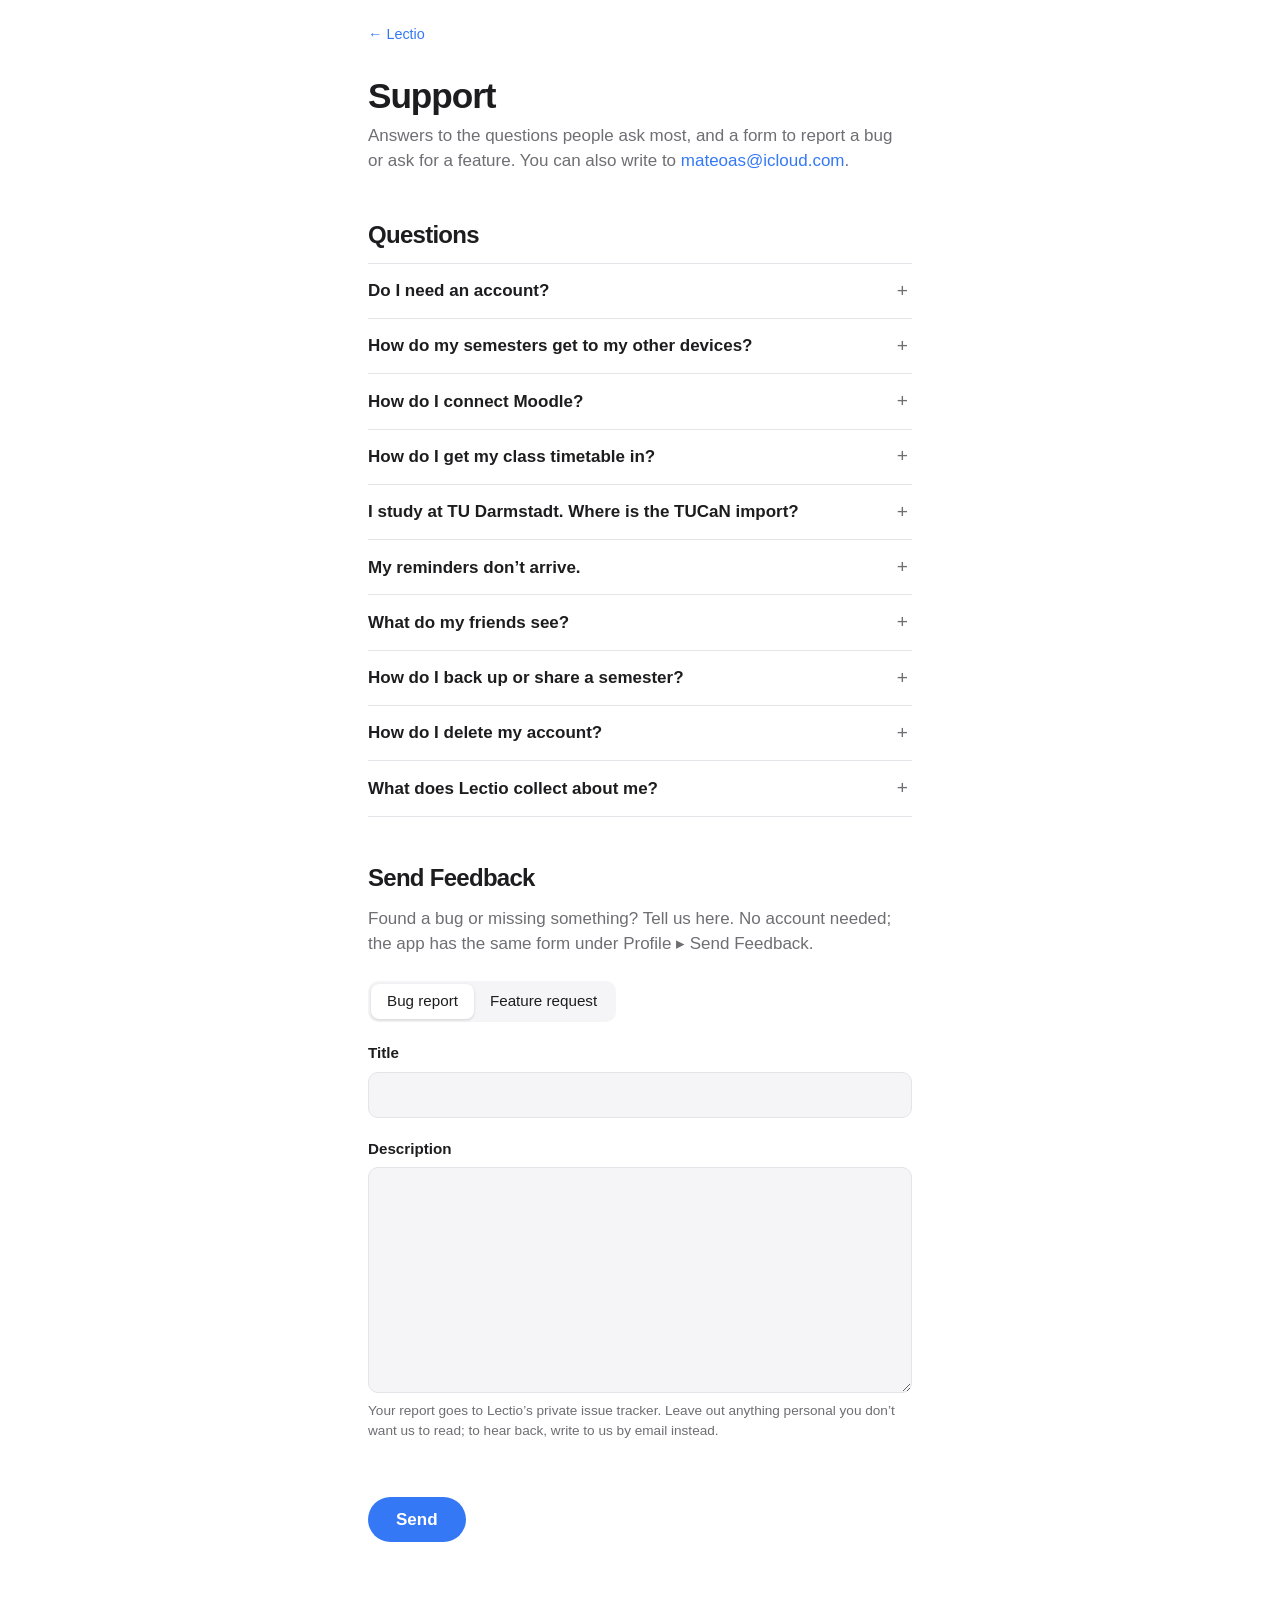
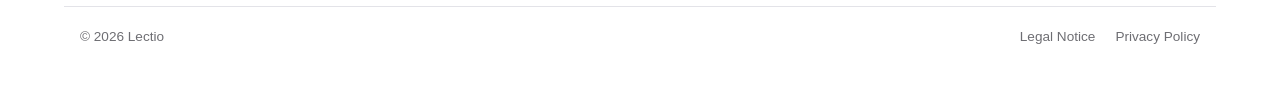
<file: feedback.html>
<!doctype html>
<html lang="en">
<head>
<meta charset="utf-8">
<meta name="viewport" content="width=device-width, initial-scale=1">
<!-- The feedback form moved to the support page. This address stays so the
     links already out there still land on the form; Pages has no redirects,
     so the page forwards itself. -->
<meta http-equiv="refresh" content="0; url=support.html#send-feedback">
<meta name="robots" content="noindex">
<link rel="canonical" href="https://lectio.mateoarenas.dev/support.html">
<title>Support – Lectio</title>
<link rel="icon" type="image/png" href="favicon.png">
<link rel="apple-touch-icon" href="apple-touch-icon.png">
<link rel="stylesheet" href="style.css">
</head>
<body>
<main class="narrow">
<nav class="back"><a href="./">← Lectio</a></nav>
<h1>Send Feedback</h1>
<p class="lede-left">The feedback form is now on the <a href="support.html#send-feedback">support page</a>.</p>
</main>
</body>
</html>
</file>
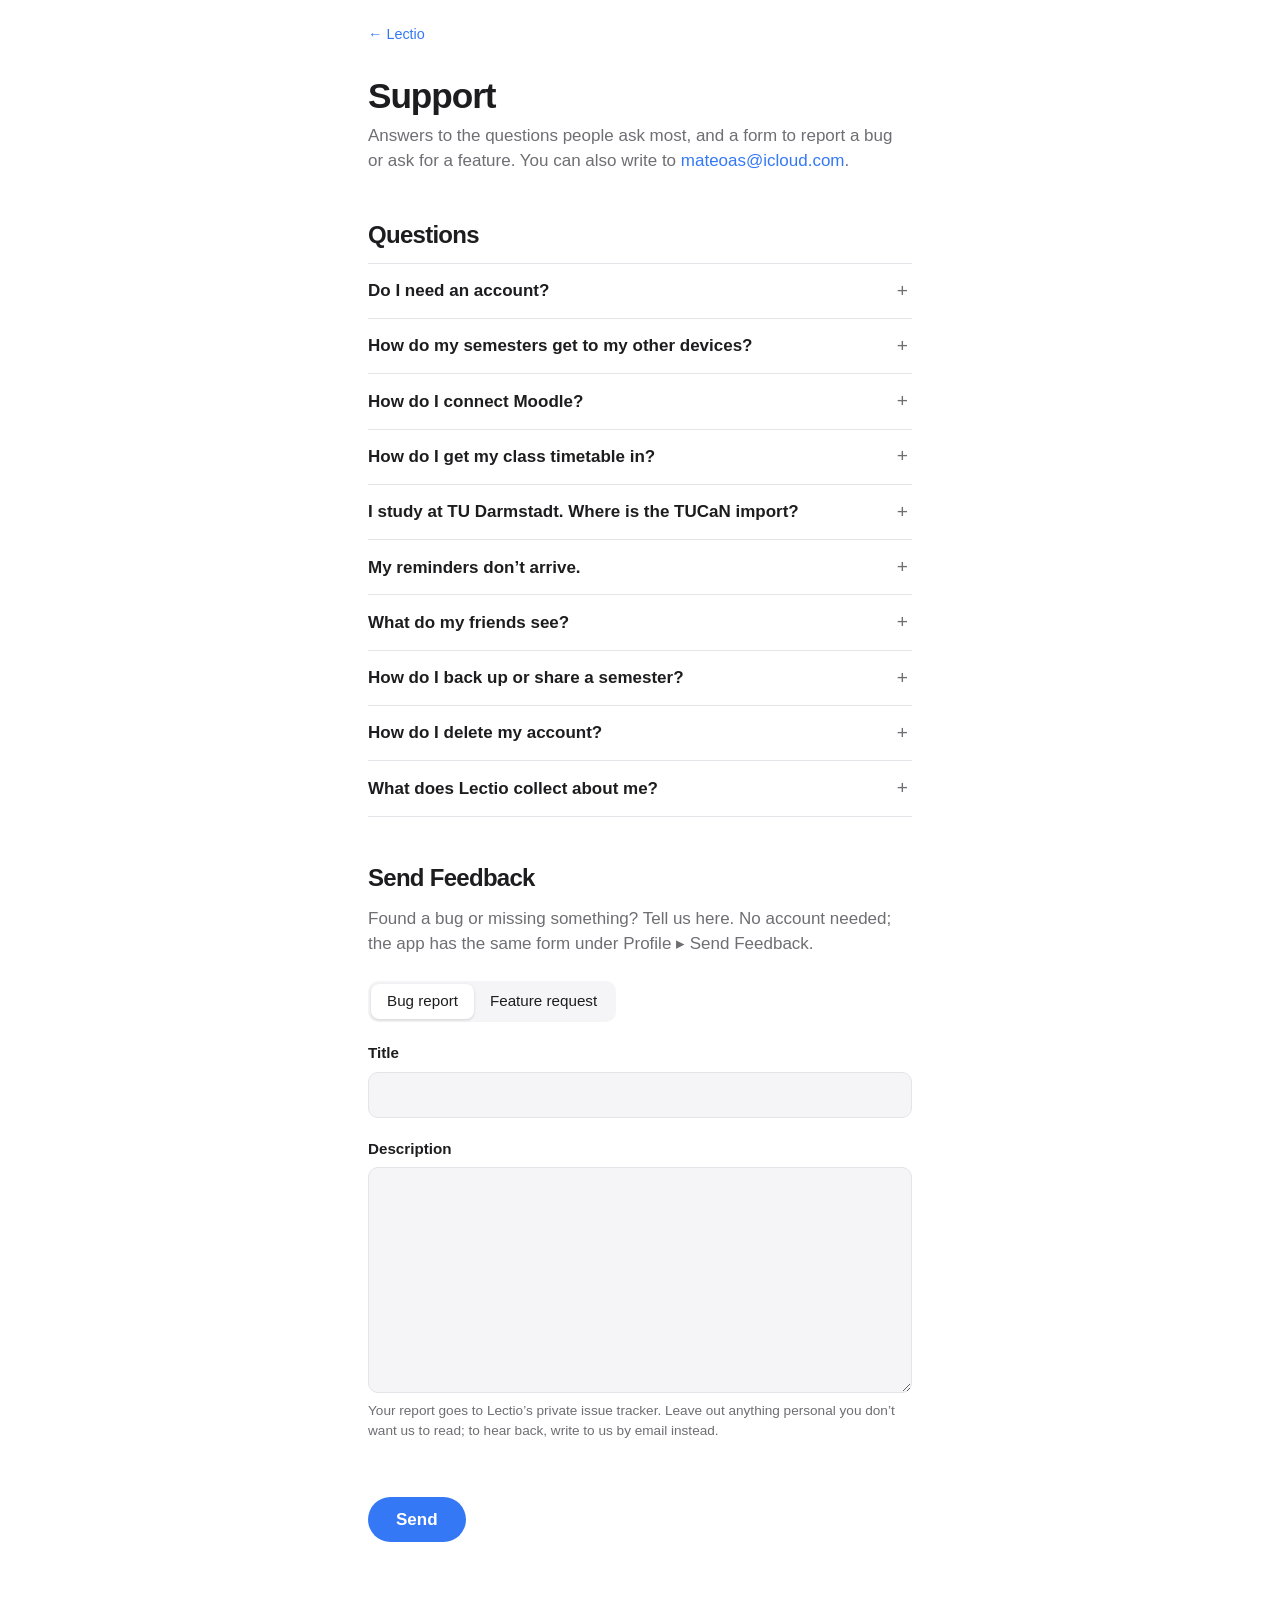
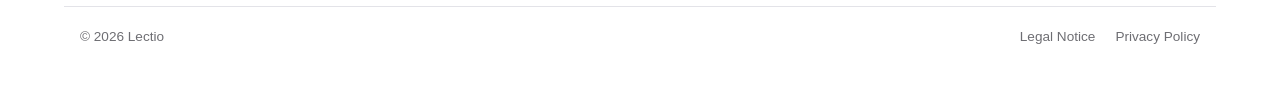
<file: support.html>
<!doctype html>
<html lang="en">
<head>
<meta charset="utf-8">
<meta name="viewport" content="width=device-width, initial-scale=1">
<title>Support – Lectio</title>
<meta name="description" content="Help with Lectio, the semester planner: answers to common questions, the contact email, and a form to report a bug or request a feature.">
<link rel="icon" type="image/png" href="favicon.png">
<link rel="apple-touch-icon" href="apple-touch-icon.png">
<link rel="stylesheet" href="style.css">
</head>
<body>
<main class="narrow">
<nav class="back"><a href="./">← Lectio</a></nav>
<h1>Support</h1>
<p class="lede-left">Answers to the questions people ask most, and a form to report a bug or ask for a feature. You can also write to <a href="mailto:mateoas@icloud.com">mateoas@icloud.com</a>.</p>

<h2 id="questions">Questions</h2>
<div class="faq">
<details>
<summary>Do I need an account?</summary>
<p>No. Without one, your semesters stay on this device. Sign in under Profile (on iPhone, the round account button at the top right of each section), with Apple, Google or an email address, to sync them across your Mac, iPhone and iPad and to add friends.</p>
</details>
<details>
<summary>How do my semesters get to my other devices?</summary>
<p>Sign in to the same account on each device, and every change syncs. A change made offline waits on the device and goes up once you’re back online. Your Moodle connection and the app’s settings stay on each device, so connect Moodle on every device you use it on.</p>
</details>
<details>
<summary>How do I connect Moodle?</summary>
<p>In Profile (the account button at the top right on iPhone), choose Connect Moodle…, pick your university or enter your Moodle’s address, and sign in on your Moodle’s own page; Lectio never sees your password. A Moodle with only its own login form, such as Hochschule Darmstadt’s, opens that page inside Lectio. If your university doesn’t allow that sign-in, choose Use a token instead and paste the token from your Moodle profile’s Preferences ▸ Security keys. The Moodle button on Semester then brings your courses’ material in, and Lectio checks linked courses for new material each time it opens.</p>
</details>
<details>
<summary>How do I get my class timetable in?</summary>
<p>Save it from your university’s portal or a calendar app as an .ics file, then open it in Lectio: share it to Lectio on iPhone and iPad, use Open With on the Mac, or choose New ▸ Import on the Schedule. Pick an example week, check each class’s course and kind, and Add.</p>
</details>
<details>
<summary>I study at TU Darmstadt. Where is the TUCaN import?</summary>
<p>Connect TU Darmstadt’s Moodle in Profile first (the account button at the top right on iPhone): Progress then shows Import from TUCaN at its bottom left. You sign in on TU’s own pages, and Lectio shows every grade and credit it would take before anything is saved. A security key as your only second factor doesn’t work there; an authenticator app (TOTP) does.</p>
</details>
<details>
<summary>My reminders don’t arrive.</summary>
<p>Check that notifications are on for Lectio: on iPhone and iPad in Settings ▸ Notifications ▸ Lectio, on the Mac in System Settings ▸ Notifications ▸ Lectio. Items tagged done or skipped never remind. A reminder added on another device reaches this one once Lectio has opened here.</p>
</details>
<details>
<summary>What do my friends see?</summary>
<p>Only your classes, and only as much of them as you choose under What Friends See, in Friends on the Schedule: which kinds of classes, and whether their names, rooms and notes show. Your attendance, readings, tasks, grades, credits and study time never leave your account. Friends find you by your username, and the … menu beside a friend or a request blocks or reports them.</p>
</details>
<details>
<summary>How do I back up or share a semester?</summary>
<p>Choose Export Semester… in the semester menu to save it as a .lectio.json file, and Import Semester… to bring one back, on any of your devices or a classmate’s. A single course works the same way, with Export Course….</p>
</details>
<details>
<summary>How do I delete my account?</summary>
<p>In Profile (the account button at the top right on iPhone), open your account and choose Delete account… at the bottom. It deletes the account and everything stored with it: semesters, credit plan, shared tags, username and friends. Semesters kept on the device itself stay. You can also ask for it by email.</p>
</details>
<details>
<summary>What does Lectio collect about me?</summary>
<p>Nothing for analytics, ads or tracking. Without an account, your semesters never leave your device. Signed in, they are stored with your account on our servers (Supabase), so each device shows the same. Moodle and TUCaN are read straight from your university, never through us. The <a href="https://lectio-study-planner.github.io/lectio-legal-docs/datenschutzerklaerung.en.html">privacy policy</a> has the details.</p>
</details>
</div>

<h2 id="send-feedback">Send Feedback</h2>
<p class="lede-left">Found a bug or missing something? Tell us here. No account needed; the app has the same form under Profile ▸ Send Feedback.</p>

<form id="feedback" novalidate>
<fieldset class="segmented">
<legend>Kind</legend>
<label><input type="radio" name="type" value="bug" checked> Bug report</label>
<label><input type="radio" name="type" value="feature"> Feature request</label>
</fieldset>

<label for="title">Title</label>
<input id="title" name="title" type="text" maxlength="200" autocomplete="off" required>

<label for="body">Description</label>
<textarea id="body" name="body" rows="8" required></textarea>
<p class="hint">Your report goes to Lectio’s private issue tracker. Leave out anything personal you don’t want us to read; to hear back, write to us by email instead.</p>

<!-- Left empty by people; bots that fill every field are dropped. -->
<div class="trap" aria-hidden="true">
<label for="website">Website</label>
<input id="website" name="website" type="text" tabindex="-1" autocomplete="off">
</div>

<p id="status" role="status" aria-live="polite"></p>
<button type="submit">Send</button>
</form>
</main>

<footer>
<p>© 2026 Lectio</p>
<p>
<a href="https://lectio-study-planner.github.io/lectio-legal-docs/impressum.en.html">Legal Notice</a>
<a href="https://lectio-study-planner.github.io/lectio-legal-docs/datenschutzerklaerung.en.html">Privacy Policy</a>
</p>
</footer>

<script>
// Posts to the same endpoint and contract as the app's FeedbackClient
// (Lectio-Study-Planner/lectio-feedback): { type, title, body, version }.
// The function writes `version` into the issue footer as `_Lectio v<version>_`.
const ENDPOINT = 'https://lectio-opal.vercel.app/api/feedback';
const WEB_VERSION = '? via website';

const form = document.getElementById('feedback');
const status = document.getElementById('status');
const button = form.querySelector('button');

function show(message, kind) {
    status.textContent = message;
    status.className = kind || '';
}

form.addEventListener('submit', async (event) => {
    event.preventDefault();
    const title = form.title.value.trim();
    const body = form.body.value.trim();
    if (!title || !body) {
        show('Title and description are required.', 'error');
        return;
    }
    if (form.website.value) {
        form.reset();
        show('Thank you! Your feedback was sent.', 'ok');
        return;
    }

    button.disabled = true;
    show('Sending…');
    let response;
    try {
        response = await fetch(ENDPOINT, {
            method: 'POST',
            headers: { 'Content-Type': 'application/json' },
            body: JSON.stringify({ type: form.type.value, title, body, version: WEB_VERSION }),
        });
    } catch {
        button.disabled = false;
        show('Couldn’t reach the feedback service. Check your connection and try again.', 'error');
        return;
    }
    const result = await response.json().catch(() => null);
    button.disabled = false;
    if (response.ok && result && result.ok === true) {
        form.reset();
        show('Thank you! Your feedback was sent.', 'ok');
    } else {
        show('Could not send feedback. Please try again.', 'error');
    }
});
</script>
</body>
</html>
</file>
<file: style.css>
:root {
    color-scheme: light dark;
    --text: #1d1d1f;
    --muted: #6e6e73;
    --bg: #ffffff;
    --surface: #f5f5f7;
    --rule: #e3e3e8;
    --accent: #3478f6;
    --glow: rgb(52 120 246 / 0.16);
    --bar: rgb(255 255 255 / 0.72);
    --bezel: #111113;
    --shadow: rgb(15 30 60 / 0.16);
    --glass: rgb(255 255 255 / 0.8);
    --green: #34c759;
    --blue: #3478f6;
    --orange: #ff9500;
    --purple: #8e4ee8;
    --teal: #30b0c7;
    --indigo: #5856d6;
    --red: #ff3b30;
    --pink: #ff2d55;

    /* The drawings: cards, tracks and the app's own colours */
    --card: #ffffff;
    --track: #ececf0;
    --ink: #0b0b0d;
    --mark-tile: #f6f6f6;
    --mark-track: #e3e3e3;
    /* Course colours, as the example semester wears them */
    --ads: #1e87f6;
    --linalg: #fa512e;
    --databases: #7b39ef;
    --systems: #20c520;
    /* The default reading and task tags' colours */
    --tag-red: #ff2424;
    --tag-orange: #ff720f;
    --tag-blue: #1f74ff;
    --tag-green: #11d459;
    --tag-grey: #8b96a3;
    --free-study: #8b96a3;
    /* Friends, in the colours FriendColors gives the first two */
    --lena: #fa512e;
    --mia: #20c520;

    /* Motion: one curve for what slides or fills into place, one with a
       little overshoot for what pops in, one for what changes shape. */
    --ease-out: cubic-bezier(0.22, 0.8, 0.24, 1);
    --ease-pop: cubic-bezier(0.3, 0.85, 0.3, 1.12);
    --ease-in-out: cubic-bezier(0.4, 0, 0.2, 1);
}

@media (prefers-color-scheme: dark) {
    :root {
        --text: #f5f5f7;
        --muted: #98989f;
        --bg: #0b0b0d;
        --surface: #1a1a1d;
        --rule: #2a2a2e;
        --accent: #4a8cff;
        --glow: rgb(74 140 255 / 0.18);
        --bar: rgb(11 11 13 / 0.72);
        --bezel: #2a2a2e;
        --shadow: rgb(0 0 0 / 0.5);
        --glass: rgb(44 44 48 / 0.8);
        --card: #1c1c1f;
        --track: #2e2e33;
        --mark-tile: #2b2b2b;
        --mark-track: #4d4d4d;
    }
}

* {
    box-sizing: border-box;
}

html {
    -webkit-text-size-adjust: 100%;
    scroll-behavior: smooth;
    scroll-padding-top: 4rem;
}

body {
    margin: 0;
    background: var(--bg);
    color: var(--text);
    font: 17px/1.5 -apple-system, BlinkMacSystemFont, "SF Pro Text", "Helvetica Neue", Helvetica,
        Arial, sans-serif;
    -webkit-font-smoothing: antialiased;
    overflow-wrap: break-word;
    overflow-x: clip;
}

a {
    color: var(--accent);
    text-decoration: none;
}

a:hover {
    text-decoration: underline;
}

img {
    max-width: 100%;
    height: auto;
}

h1,
h2 {
    font-family: -apple-system, BlinkMacSystemFont, "SF Pro Display", "Helvetica Neue", Helvetica,
        Arial, sans-serif;
    letter-spacing: -0.03em;
    line-height: 1.05;
    font-weight: 700;
}

/* The page's glow takes the colour of the section in the middle of the
   screen (scenes.js sets --tint from its eyebrow). */

@property --tint {
    syntax: "<color>";
    inherits: true;
    initial-value: transparent;
}

html {
    transition: --tint 1.2s var(--ease-in-out);
}

body::before {
    content: "";
    position: fixed;
    inset: 0;
    z-index: -1;
    pointer-events: none;
    background: radial-gradient(70% 50% at 50% 0%, color-mix(in srgb, var(--tint) 14%, transparent), transparent 75%);
}

/* Top bar */

.topbar {
    position: sticky;
    top: 0;
    z-index: 10;
    background: var(--bar);
    -webkit-backdrop-filter: saturate(180%) blur(20px);
    backdrop-filter: saturate(180%) blur(20px);
    border-bottom: 1px solid var(--rule);
}

.topbar-inner {
    max-width: 72rem;
    margin: 0 auto;
    padding: 0.7rem 16px;
    display: flex;
    align-items: center;
    justify-content: space-between;
}

.brand {
    display: flex;
    align-items: center;
    gap: 0.55rem;
    color: var(--text);
    font-weight: 600;
}

.brand:hover {
    text-decoration: none;
}

.brand img {
    border-radius: 7px;
}

.topbar-links {
    display: flex;
    gap: 1.5rem;
    margin: 0;
    font-size: 0.9rem;
}

.topbar-links a {
    color: var(--muted);
}

.topbar-links a:hover {
    color: var(--text);
    text-decoration: none;
}

/* Hero */

.hero {
    position: relative;
    text-align: center;
    padding: 5rem 16px 0;
    max-width: 72rem;
    margin: 0 auto;
}

.hero::before {
    content: "";
    position: absolute;
    inset: -4rem 0 auto;
    height: 46rem;
    background: radial-gradient(50% 50% at 50% 40%, var(--glow), transparent 70%);
    z-index: -1;
    pointer-events: none;
}

/* The app's mark, drawn as AppMark draws it: four bars in their tracks on
   the icon's 1024-point grid (tracks 544 by 76, 40 apart). While it is on
   screen each bar fills its track and drops back, a little after the one
   above, as on the app's loading screen (loadingMarkShares). */

.mark {
    --size: 96px;
    width: var(--size);
    height: var(--size);
    border-radius: 22.5%;
    background: var(--mark-tile);
    box-shadow: 0 calc(var(--size) * 0.03) calc(var(--size) * 0.16) rgb(0 0 0 / 0.12);
    display: grid;
    align-content: center;
    justify-content: center;
    gap: calc(var(--size) * 40 / 1024);
}

.mark span {
    display: block;
    width: calc(var(--size) * 544 / 1024);
    height: calc(var(--size) * 76 / 1024);
    border-radius: 999px;
    background: var(--mark-track);
    overflow: hidden;
}

.mark i {
    display: block;
    height: 100%;
    width: calc(var(--rest) * 100%);
    border-radius: 999px;
}

.mark span:nth-child(1) i { background: #5cb85c; }
.mark span:nth-child(2) i { background: #4a90d9; animation-delay: 0.12s; }
.mark span:nth-child(3) i { background: #f0ad4e; animation-delay: 0.24s; }
.mark span:nth-child(4) i { background: #7e57c2; animation-delay: 0.36s; }

.mark.playing i {
    animation-name: mark-fill;
    animation-duration: 2s;
    animation-iteration-count: infinite;
}

@keyframes mark-fill {
    0% { width: calc(var(--rest) * 100%); animation-timing-function: ease-in-out; }
    27.5% { width: 100%; animation-timing-function: linear; }
    47.5% { width: 100%; animation-timing-function: ease-in-out; }
    75%,
    100% { width: calc(var(--rest) * 100%); }
}

.hero-mark {
    margin: 0 auto 1.5rem;
}

/* The semester's weeks up to this one, a vacation week among them */

.weeks {
    margin: 2rem auto 0;
    max-width: 24rem;
}

.weeks ol {
    list-style: none;
    margin: 0;
    padding: 0;
    display: grid;
    grid-template-columns: repeat(14, 1fr);
    gap: 4px;
}

.weeks li {
    aspect-ratio: 1;
    border-radius: 6px;
    background: var(--track);
    color: var(--muted);
    font-size: 0.62rem;
    font-weight: 600;
    display: grid;
    place-items: center;
    transition: background 0.35s, color 0.35s, box-shadow 0.35s;
}

.weeks li.done {
    background: var(--accent);
    color: #ffffff;
}

.weeks li.now {
    background: var(--bg);
    color: var(--accent);
    box-shadow: inset 0 0 0 2px var(--accent);
}

.weeks li.now.pulse {
    animation: week-pulse 1.8s ease-in-out infinite;
}

@keyframes week-pulse {
    50% { box-shadow: inset 0 0 0 2px var(--accent), 0 0 0 5px var(--glow); }
}

.weeks li.vacation {
    background: repeating-linear-gradient(135deg, var(--track) 0 3px, transparent 3px 6px);
}

.weeks figcaption {
    margin-top: 0.65rem;
    font-size: 0.9rem;
    color: var(--muted);
}

.hero h1 {
    font-size: clamp(2.6rem, 8vw, 5rem);
    margin: 0;
}

.lede {
    max-width: 30rem;
    margin: 1.25rem auto 0;
    font-size: clamp(1.1rem, 2.4vw, 1.3rem);
    color: var(--muted);
}

.cta {
    margin: 2rem 0 0;
}

/* Apple's badge artwork, shown as it is: no shadow, filter or recolouring.
   The radius only rounds the focus ring to the badge's corners. */
.badge {
    display: inline-block;
    vertical-align: top;
    border-radius: 9px;
}

.badge img {
    display: block;
    width: auto;
    height: 54px;
}

.hero-shot {
    position: relative;
    margin: 4.5rem auto 0;
    max-width: 64rem;
}

/* The Mac shot carries the window's own rounded corners, so a drop shadow
   follows them. */

.mac {
    display: block;
    width: 100%;
    filter: drop-shadow(0 24px 48px var(--shadow)) drop-shadow(0 2px 6px var(--shadow));
}

/* As the page loads, the hero's parts rise into place one after another:
   the mark, the headline, the line under it, the weeks, the badge and last
   the Mac. Their finished place is where they stand without motion. */

@media (prefers-reduced-motion: no-preference) {
    .hero > * {
        animation: hero-rise 0.9s var(--ease-out) both;
    }

    .hero > .hero-mark {
        animation: hero-mark-in 0.8s var(--ease-pop) both;
    }

    .hero > h1 { animation-delay: 0.08s; }
    .hero > .lede { animation-delay: 0.16s; }
    .hero > .weeks { animation-delay: 0.24s; }
    .hero > .cta { animation-delay: 0.32s; }

    .hero > .hero-shot {
        animation: hero-shot-rise 1.2s var(--ease-out) 0.4s both;
    }
}

@keyframes hero-rise {
    from {
        opacity: 0;
        transform: translateY(18px);
    }
}

@keyframes hero-mark-in {
    from {
        opacity: 0;
        transform: scale(0.82);
    }
}

@keyframes hero-shot-rise {
    from {
        opacity: 0;
        transform: translateY(56px) scale(0.97);
    }
}

/* Features */

main {
    max-width: 72rem;
    margin: 0 auto;
    padding: 0 16px;
}

.feature {
    padding: 9rem 0 0;
}

.copy h2 {
    font-size: clamp(2rem, 5vw, 3.25rem);
    margin: 0;
}

.copy p {
    margin: 1rem 0 0;
    font-size: 1.15rem;
    color: var(--muted);
    max-width: 26rem;
}

.copy .eyebrow {
    display: flex;
    align-items: center;
    gap: 0.5rem;
    margin: 0 0 1rem;
    font-size: 0.85rem;
    font-weight: 600;
    letter-spacing: 0.06em;
    text-transform: uppercase;
    color: var(--c);
}

.eyebrow::before {
    content: "";
    width: 1.5rem;
    height: 0.4rem;
    border-radius: 999px;
    background: var(--c);
}

.split {
    display: grid;
    grid-template-columns: 1fr 1.15fr;
    align-items: center;
    gap: 4rem;
}

.split.reverse .copy {
    order: 2;
}

.wide {
    text-align: center;
}

.wide .copy p {
    max-width: 32rem;
    margin-left: auto;
    margin-right: auto;
}

.wide .eyebrow {
    justify-content: center;
}

.wide .visual {
    margin: 3.5rem auto 0;
    max-width: 60rem;
}

/* Drawn cards: pieces of the app's screens in its own colours */

.card {
    background: var(--card);
    border-radius: 20px;
    box-shadow: 0 18px 44px var(--shadow), 0 1px 3px var(--shadow);
    text-align: left;
    overflow: hidden;
}

.card-title {
    margin: 0 1.1rem 0.4rem;
    font-weight: 700;
}

.card ul {
    list-style: none;
    margin: 0;
    padding: 0;
}

.dot {
    flex: none;
    width: 10px;
    height: 10px;
    border-radius: 50%;
    background: var(--c);
}

.ring-track {
    stroke: var(--track);
}

.ring-fill {
    stroke: var(--c);
    stroke-linecap: round;
    transition: stroke-dashoffset 0.7s var(--ease-out);
}

/* A progress bar in the app icon's shape: a capsule per layer from the
   leading edge, started under done, over a translucent white track. */
.layers {
    position: relative;
    height: 12px;
    margin-top: 0.5rem;
    border-radius: 999px;
    background: rgba(255, 255, 255, 0.26);
    overflow: hidden;
}

.layers i {
    position: absolute;
    inset: 0 auto 0 0;
    min-width: 12px;
    border-radius: 999px;
    transition: width 0.7s var(--ease-out);
}

.layers .filled {
    background: #ffffff;
}

.layers .started {
    background: rgba(255, 255, 255, 0.55);
}

/* Semester: Up Next above a course */

.planner {
    display: grid;
    gap: 1.25rem;
    width: 100%;
    max-width: 26rem;
    margin: 0 auto;
}

.upnext {
    position: relative;
    padding-top: 0.9rem;
}

.upnext li {
    position: relative;
    background: var(--red);
    border-top: 1px solid var(--rule);
    /* One row track that closes from the row's own height to none, so the
       collapse moves from its first frame to its last. */
    display: grid;
    grid-template-rows: 1fr;
    transition: grid-template-rows 0.4s var(--ease-in-out), border-color 0.4s;
    overflow: hidden;
}

.row-inner {
    position: relative;
    z-index: 1;
    min-height: 0;
    display: grid;
    grid-template-columns: auto 1fr auto;
    align-items: center;
    gap: 0.7rem;
    padding: 0.55rem 1.1rem;
    background: var(--card);
    transition: transform 0.45s var(--ease-out),
        padding-block 0.4s var(--ease-in-out);
}

.row-text {
    min-width: 0;
    font-size: 0.95rem;
}

.row-text small,
.items .title small {
    display: block;
    color: var(--muted);
    font-size: 0.78rem;
}

.when {
    color: var(--muted);
    font-size: 0.85rem;
    font-variant-numeric: tabular-nums;
}

.swipe-action {
    position: absolute;
    right: 0;
    top: 0;
    bottom: 0;
    width: 6rem;
    display: grid;
    place-items: center;
    color: #ffffff;
    font-size: 0.85rem;
    font-weight: 600;
}

.upnext li.swiped .row-inner {
    transform: translateX(-6rem);
}

.upnext li.gone {
    grid-template-rows: 0fr;
    border-color: transparent;
}

.upnext li.gone .row-inner {
    padding-block: 0;
}

.more-row {
    display: flex;
    justify-content: space-between;
    margin: 0;
    padding: 0.6rem 1.1rem 0.7rem;
    border-top: 1px solid var(--rule);
    color: var(--accent);
    font-weight: 600;
    font-size: 0.95rem;
}

.more-row span {
    color: var(--muted);
}

.undo-bar {
    position: absolute;
    left: 50%;
    bottom: 0.6rem;
    z-index: 2;
    display: flex;
    gap: 1.1rem;
    margin: 0;
    padding: 0.5rem 1.1rem;
    border-radius: 999px;
    background: var(--glass);
    -webkit-backdrop-filter: saturate(180%) blur(20px);
    backdrop-filter: saturate(180%) blur(20px);
    box-shadow: 0 8px 24px var(--shadow), 0 0 0 1px var(--rule);
    font-size: 0.88rem;
    white-space: nowrap;
    transform: translate(-50%, 180%);
    transition: transform 0.45s var(--ease-out);
}

.undo-bar span {
    color: var(--accent);
    font-weight: 600;
}

.undo-bar.in {
    transform: translate(-50%, 0);
}

/* The course's card in its colour, as the app opens a course. */
.course header {
    display: grid;
    gap: 0.2rem;
    margin: 0.6rem 0.6rem 0.35rem;
    padding: 1rem 1.1rem 0.9rem;
    border-radius: 18px;
    color: #ffffff;
    background: linear-gradient(180deg, color-mix(in srgb, var(--c) 86%, #ffffff), var(--c));
}

.course-top {
    display: flex;
    align-items: baseline;
    gap: 0.75rem;
}

.course header b {
    flex: 1;
    min-width: 0;
    line-height: 1.3;
}

.course-percent {
    font-size: 1.15rem;
    font-weight: 700;
    font-variant-numeric: tabular-nums;
}

.course header small {
    color: rgba(255, 255, 255, 0.86);
    font-size: 0.82rem;
}

.layer-counts {
    display: flex;
    gap: 1rem;
    margin: 0.35rem 0 0;
    color: rgba(255, 255, 255, 0.86);
    font-size: 0.82rem;
}

.layer-counts b {
    color: #ffffff;
    font-size: 0.95rem;
    font-variant-numeric: tabular-nums;
}

.layer-counts span:last-child {
    margin-left: auto;
}

.items li {
    display: grid;
    grid-template-columns: auto 1fr auto;
    align-items: center;
    gap: 0.65rem;
    padding: 0.6rem 1.1rem;
    border-top: 1px solid var(--rule);
    font-size: 0.95rem;
}

.kind {
    width: 1.1rem;
    color: var(--muted);
    font-size: 0.7rem;
    font-weight: 700;
}

.items .title {
    min-width: 0;
    transition: color 0.3s;
}

.items li.done .title {
    color: var(--muted);
}

.tag {
    border: 0;
    border-radius: 999px;
    padding: 0.25rem 0.7rem;
    background: var(--c);
    color: #ffffff;
    font: inherit;
    font-size: 0.75rem;
    font-weight: 600;
    white-space: nowrap;
    cursor: pointer;
    transition: background 0.3s, filter 0.2s, transform 0.2s var(--ease-pop);
}

.tag:focus-visible {
    outline: 2px solid var(--accent);
    outline-offset: 2px;
}

.tag.bump {
    animation: tag-bump 0.35s ease;
}

@keyframes tag-bump {
    40% { transform: scale(1.15); }
}

/* Schedule: a week's timetable. Each class sits by its day (--d, Monday 1),
   start (--s, in hours) and length (--l), in its lane (--lane) of the
   timetable's --lanes, so friends' classes can stand beside it. */

.timetable {
    --hour: 44px;
    --start: 8;
    --lanes: 1;
    position: relative;
    padding: 0.8rem 0.9rem 1rem 0.4rem;
}

.tt-head,
.tt-body {
    display: grid;
    grid-template-columns: 2.8rem 1fr;
}

.tt-head {
    grid-template-columns: 2.8rem repeat(5, 1fr);
    padding-bottom: 0.5rem;
    color: var(--muted);
    font-size: 0.8rem;
    font-weight: 600;
    text-align: center;
}

.tt-head .today {
    color: var(--accent);
}

.tt-hours {
    display: grid;
    grid-template-rows: repeat(10, var(--hour));
    color: var(--muted);
    font-size: 0.68rem;
    font-variant-numeric: tabular-nums;
    text-align: right;
    padding-right: 0.45rem;
}

.tt-hours span {
    transform: translateY(-0.5em);
}

.tt-grid {
    position: relative;
    height: calc(10 * var(--hour));
    background-image:
        linear-gradient(var(--rule) 1px, transparent 1px),
        linear-gradient(90deg, var(--rule) 1px, transparent 1px);
    background-size: 100% var(--hour), 20% 100%;
    border-right: 1px solid var(--rule);
    border-bottom: 1px solid var(--rule);
}

.cls,
.drawn-class {
    position: absolute;
    top: calc((var(--s) - var(--start)) * var(--hour) + 1px);
    left: calc((var(--d) - 1) * 20% + var(--lane, 0) * 20% / var(--lanes) + 2px);
    width: calc(20% / var(--lanes) - 4px);
    height: calc(var(--l, 1.5) * var(--hour) - 3px);
    overflow: hidden;
    border-radius: 7px;
    padding: 0.3rem 0.4rem;
    font-size: 0.72rem;
    line-height: 1.25;
    text-align: left;
    overflow-wrap: normal;
    hyphens: auto;
}

.cls {
    background: color-mix(in srgb, var(--c) 20%, var(--card));
    border-left: 3px solid var(--c);
    transition: opacity 0.35s, transform 0.45s var(--ease-pop),
        left 0.5s var(--ease-out), width 0.5s var(--ease-out),
        background 0.4s, border-color 0.4s;
}

.cls b {
    display: block;
    font-weight: 600;
}

.cls small,
.drawn-class small {
    display: block;
    color: var(--muted);
    font-size: 0.68rem;
}

.cls.hidden {
    opacity: 0;
    transform: translateY(-10px) scale(0.94);
}

.due-mark {
    position: absolute;
    top: calc((var(--s) - var(--start)) * var(--hour));
    left: calc((var(--d) - 1) * 20%);
    width: 20%;
    height: 2px;
    background: var(--c);
    transition: opacity 0.4s;
}

.due-mark::before {
    content: "";
    position: absolute;
    left: -3px;
    top: -3px;
    width: 8px;
    height: 8px;
    border-radius: 50%;
    background: var(--c);
}

.due-mark span {
    position: absolute;
    right: 3px;
    bottom: 4px;
    padding: 0 3px;
    border-radius: 4px;
    background: var(--card);
    color: var(--c);
    font-size: 0.66rem;
    font-weight: 700;
    white-space: nowrap;
}

.due-mark.hidden {
    opacity: 0;
}

.drawn-class {
    height: calc(0.25 * var(--hour));
    border: 1.5px dashed var(--accent);
    background: color-mix(in srgb, var(--accent) 14%, transparent);
    color: var(--accent);
    font-weight: 700;
    opacity: 0;
    transition: height 1.1s var(--ease-out), opacity 0.2s;
}

.drawn-class.in {
    opacity: 1;
}

.drawn-class.grown {
    height: calc(1.5 * var(--hour) - 3px);
}

/* The New sheet's Class tab, filled in from the class just drawn */
.new-sheet {
    position: absolute;
    left: 50%;
    bottom: 0;
    width: min(80%, 19rem);
    padding: 0.5rem 1rem 1rem;
    border-radius: 18px 18px 0 0;
    background: var(--card);
    box-shadow: 0 -10px 34px var(--shadow), 0 0 0 1px var(--rule);
    font-size: 0.85rem;
    text-align: left;
    transform: translate(-50%, 115%);
    transition: transform 0.5s var(--ease-out);
}

.new-sheet.in {
    transform: translate(-50%, 0);
}

.new-sheet::before {
    content: "";
    display: block;
    width: 2.2rem;
    height: 4px;
    margin: 0 auto 0.6rem;
    border-radius: 999px;
    background: var(--rule);
}

.new-sheet p {
    margin: 0;
}

.sheet-tabs {
    display: flex;
    gap: 2px;
    padding: 2px;
    margin-bottom: 0.4rem !important;
    border-radius: 9px;
    background: var(--surface);
    font-size: 0.78rem;
    font-weight: 600;
}

.sheet-tabs span {
    flex: 1;
    padding: 0.2rem;
    border-radius: 7px;
    color: var(--muted);
    text-align: center;
}

.sheet-tabs .on {
    background: var(--card);
    color: var(--text);
    box-shadow: 0 1px 2px var(--shadow);
}

.sheet-row {
    display: flex;
    justify-content: space-between;
    padding: 0.4rem 0;
    border-top: 1px solid var(--rule);
}

.sheet-row span:last-child {
    color: var(--muted);
}

/* Reminders: a notification over the Edit sheet */

.notify {
    position: relative;
    padding-bottom: 3rem;
}

/* The Edit sheet of the task the notification is for */
.edit-sheet {
    width: 66%;
    max-width: 23rem;
    margin-left: auto;
    padding: 0.8rem 1rem 1.1rem;
    background: var(--surface);
    font-size: 0.85rem;
}

.edit-sheet p {
    margin: 0;
}

.edit-bar {
    display: flex;
    justify-content: space-between;
    align-items: baseline;
    margin-bottom: 0.8rem !important;
    color: var(--accent);
}

.edit-bar b {
    color: var(--text);
}

.edit-bar .save {
    font-weight: 600;
}

.edit-group {
    margin-top: 0.7rem;
    padding: 0 0.8rem;
    border-radius: 12px;
    background: var(--card);
}

.edit-group .sheet-row:first-child {
    border-top: 0;
}

.edit-group .sheet-row {
    gap: 1rem;
    padding: 0.5rem 0;
}

.edit-group .sheet-row span:last-child {
    min-width: 0;
    overflow: hidden;
    text-overflow: ellipsis;
    white-space: nowrap;
}

.edit-sheet .sheet-row .tag {
    color: #ffffff;
    cursor: default;
}

.switch {
    flex: none;
    width: 2.3rem;
    height: 1.4rem;
    border-radius: 999px;
    background: var(--green);
    position: relative;
}

.switch::after {
    content: "";
    position: absolute;
    right: 2px;
    top: 2px;
    width: calc(1.4rem - 4px);
    height: calc(1.4rem - 4px);
    border-radius: 50%;
    background: #ffffff;
    box-shadow: 0 1px 3px rgb(0 0 0 / 0.25);
}

.notification {
    transition: opacity 0.4s, transform 0.55s var(--ease-pop);
}

.notification.away {
    opacity: 0;
    transform: translateY(-24px) scale(0.96);
}

.notification-action {
    transition: transform 0.15s, filter 0.15s;
}

.notification-action.press {
    transform: scale(0.95);
    filter: brightness(0.9);
}

.notification {
    position: absolute;
    bottom: 0;
    left: 0;
    width: 68%;
    max-width: 23rem;
    display: grid;
    grid-template-columns: auto 1fr;
    align-items: start;
    gap: 0 0.75rem;
    padding: 0.85rem 1rem 1rem;
    border-radius: 24px;
    background: var(--glass);
    -webkit-backdrop-filter: saturate(180%) blur(24px);
    backdrop-filter: saturate(180%) blur(24px);
    box-shadow: 0 18px 40px var(--shadow), 0 1px 3px var(--shadow);
    font-size: 0.92rem;
    line-height: 1.35;
}

.notification img {
    border-radius: 9px;
}

.notification p {
    margin: 0;
}

.notification .notification-app {
    display: flex;
    justify-content: space-between;
    margin-bottom: 0.15rem;
    color: var(--muted);
    font-size: 0.8rem;
}

.notification-title {
    font-weight: 600;
}

.notification-action {
    grid-column: 1 / -1;
    margin-top: 0.8rem;
    padding: 0.55rem;
    border-radius: 14px;
    background: var(--surface);
    text-align: center;
    font-weight: 600;
    font-size: 0.9rem;
}

/* Plan: the week's days, the picked day's plan between its classes, and
   each exam's pace. Week | Exams switch between them, as the toggles under
   the app's title do; both panels share one grid cell, so the card keeps
   its height. Inside the drawing the app's own accent leads, as in the
   app; the section's pink is only its label. */
.plan-card {
    display: grid;
    grid-template-areas: "tabs" "panel" "buttons";
    width: 100%;
    max-width: 26rem;
    margin: 0 auto;
    padding-top: 0.9rem;
    /* A fill that reads on the card in light and dark alike */
    --fill: color-mix(in srgb, var(--text) 6%, var(--card));
}

.plan-card p {
    margin: 0;
}

.plan-tabs {
    grid-area: tabs;
    display: flex;
    gap: 2px;
    margin: 0 1.1rem 0.7rem !important;
    padding: 2px;
    border-radius: 9px;
    background: var(--fill);
}

.plan-tabs button {
    flex: 1;
    padding: 0.25rem;
    border: 0;
    border-radius: 7px;
    background: transparent;
    color: var(--muted);
    font: inherit;
    font-size: 0.8rem;
    font-weight: 600;
    cursor: pointer;
    transition: background 0.25s, color 0.25s, box-shadow 0.25s, transform 0.2s var(--ease-pop);
}

.plan-tabs button[aria-pressed="true"] {
    background: var(--card);
    color: var(--text);
    box-shadow: 0 1px 2px var(--shadow);
}

.plan-tabs button:focus-visible {
    outline: 2px solid var(--accent);
    outline-offset: 2px;
}

.plan-panel {
    grid-area: panel;
    min-width: 0;
    transition: opacity 0.35s, visibility 0.35s;
}

.plan-card[data-tab="week"] .plan-exams,
.plan-card[data-tab="exams"] .plan-week {
    opacity: 0;
    visibility: hidden;
}

/* The week's days, each with a thin bar of how full it is */
.plan-strip {
    display: grid;
    grid-template-columns: repeat(7, 1fr);
    margin: 0 0.6rem;
    padding: 0;
    list-style: none;
    text-align: center;
}

.plan-strip li {
    display: grid;
    justify-items: center;
    gap: 0.2rem;
}

.plan-strip small {
    color: var(--muted);
    font-size: 0.68rem;
    font-weight: 600;
}

.plan-strip b {
    display: grid;
    place-items: center;
    width: 2rem;
    height: 2rem;
    border-radius: 50%;
    font-size: 0.95rem;
    font-variant-numeric: tabular-nums;
}

.plan-strip .today small {
    color: var(--accent);
}

.plan-strip .today b {
    background: var(--accent);
    color: #ffffff;
}

.plan-strip i,
.room-bar {
    position: relative;
    height: 3px;
    border-radius: 999px;
    background: var(--track);
    overflow: hidden;
}

.plan-strip i {
    width: 1.4rem;
}

.plan-strip .free i {
    visibility: hidden;
}

.plan-strip i::after,
.room-bar i {
    content: "";
    position: absolute;
    inset: 0 auto 0 0;
    width: calc(var(--load, 0) * 100%);
    border-radius: inherit;
    background: var(--accent);
    transition: width 0.6s var(--ease-out);
}

/* Catching Up: work from earlier weeks still to do */
.catching-up {
    display: flex;
    align-items: center;
    gap: 0.7rem;
    margin: 0.8rem 0.6rem 0 !important;
    padding: 0.6rem 0.7rem;
    border-radius: 14px;
    background: var(--fill);
}

.catch-icon {
    flex: none;
    display: grid;
    place-items: center;
    width: 2rem;
    height: 2rem;
    border-radius: 9px;
    background: color-mix(in srgb, var(--orange) 16%, transparent);
}

.catch-icon svg {
    width: 1.1rem;
    height: 1.1rem;
    fill: none;
    stroke: var(--orange);
    stroke-width: 2.2;
    stroke-linecap: round;
    stroke-linejoin: round;
}

.catch-text {
    flex: 1;
    min-width: 0;
    font-size: 0.88rem;
}

.catch-text b {
    display: block;
    font-weight: 600;
}

.catch-text small,
.plan-what small,
.pace-name small {
    display: block;
    color: var(--muted);
    font-size: 0.75rem;
}

.catch-choose {
    flex: none;
    padding: 0.25rem 0.75rem;
    border-radius: 999px;
    background: color-mix(in srgb, var(--accent) 14%, transparent);
    color: var(--accent);
    font-size: 0.78rem;
    font-weight: 600;
}

/* The day's name and how full it is */
.plan-head {
    margin: 1rem 1.1rem 0.5rem;
}

.plan-head-top {
    display: flex;
    align-items: baseline;
    gap: 0.5rem;
}

.plan-head-top b {
    font-size: 1.1rem;
}

.plan-today {
    color: var(--accent);
    font-size: 0.85rem;
    font-weight: 600;
}

.plan-room {
    display: flex;
    align-items: center;
    gap: 0.6rem;
    margin-top: 0.25rem !important;
    color: var(--muted);
    font-size: 0.8rem;
    font-variant-numeric: tabular-nums;
}

.room-bar {
    flex: 0 1 6rem;
    height: 4px;
}

.room-left {
    margin-left: auto;
    color: color-mix(in srgb, var(--green) 78%, var(--text));
    font-weight: 600;
}

/* A day's rows: an item at its time, or a class between them. A suggested
   item waits unseen in its place until Add, so nothing beside the card
   moves as it arrives. */
.plan-rows {
    list-style: none;
    margin: 0;
    padding: 0;
}

.plan-rows li {
    border-top: 1px solid var(--rule);
}

.plan-rows li,
.plan-any {
    transition: opacity 0.45s, transform 0.45s var(--ease-out), border-color 0.45s;
}

.plan-rows li.out,
.plan-any.out {
    border-color: transparent;
    opacity: 0;
    transform: translateY(-0.5rem);
}

.plan-row {
    display: grid;
    grid-template-columns: 2.6rem 4px minmax(0, 1fr) auto;
    align-items: center;
    gap: 0.6rem;
    padding: 0.5rem 1.1rem;
    font-size: 0.92rem;
    transition: background 0.8s;
}

.plan-rows li.fresh .plan-row,
.plan-any.fresh .plan-row {
    background: color-mix(in srgb, var(--accent) 10%, var(--card));
}

.plan-time {
    color: var(--muted);
    font-size: 0.78rem;
    font-variant-numeric: tabular-nums;
}

.plan-time b {
    display: block;
    color: var(--text);
    font-size: 0.95rem;
}

.plan-bar {
    align-self: stretch;
    min-height: 1.4rem;
    border-radius: 2px;
    background: var(--c);
}

.plan-class .plan-bar {
    align-self: center;
    height: 1.4rem;
    opacity: 0.45;
}

.plan-class .plan-what {
    color: var(--muted);
    font-size: 0.75rem;
}

.plan-class .plan-what b {
    font-size: 0.85rem;
    font-weight: 600;
}

.plan-title {
    display: block;
    transition: color 0.3s;
}

.plan-item.done .plan-title {
    color: var(--muted);
    text-decoration: line-through;
}

.plan-behind {
    display: inline-block;
    margin-left: 0.25rem;
    padding: 0 0.4rem;
    border-radius: 999px;
    background: color-mix(in srgb, var(--orange) 16%, transparent);
    color: color-mix(in srgb, var(--orange) 72%, var(--text));
    font-size: 0.68rem;
    font-weight: 600;
}

/* A done item's check, or the next item's Start; both sit in one place */
.plan-end {
    display: grid;
    place-items: center;
}

.plan-end > * {
    grid-area: 1 / 1;
}

.plan-check,
.plan-start {
    position: relative;
    width: 1.5rem;
    height: 1.5rem;
    border-radius: 50%;
    background: var(--accent);
    opacity: 0;
    transform: scale(0.6);
    transition: opacity 0.3s, transform 0.35s var(--ease-pop);
}

.plan-check {
    width: 1.3rem;
    height: 1.3rem;
}

.plan-check::after {
    content: "";
    position: absolute;
    left: 0.45rem;
    top: 0.25rem;
    width: 0.3rem;
    height: 0.55rem;
    border: solid #ffffff;
    border-width: 0 2px 2px 0;
    transform: rotate(45deg);
}

.plan-start::after {
    content: "";
    position: absolute;
    left: 0.58rem;
    top: 0.45rem;
    border-style: solid;
    border-width: 0.3rem 0 0.3rem 0.48rem;
    border-color: transparent transparent transparent #ffffff;
}

.plan-item.done .plan-check,
.plan-item.next .plan-start {
    opacity: 1;
    transform: none;
}

.plan-list-head {
    display: flex;
    justify-content: space-between;
    gap: 1rem;
    margin: 0.9rem 1.1rem 0.35rem !important;
    color: var(--muted);
    font-size: 0.75rem;
    font-weight: 600;
    letter-spacing: 0.04em;
    text-transform: uppercase;
}

.plan-exams .plan-list-head:first-child {
    margin-top: 0.2rem !important;
}

.plan-list-head span {
    font-weight: 400;
    letter-spacing: 0;
    text-transform: none;
}

/* Exams: each exam's pace, the work done in the course's colour, ticked
   where an even pace would be today */
.paces li {
    display: grid;
    grid-template-columns: auto minmax(0, 1fr) auto;
    align-items: center;
    column-gap: 0.6rem;
    row-gap: 0.5rem;
    padding: 0.6rem 1.1rem 0.75rem;
    border-top: 1px solid var(--rule);
}

.paces .dot {
    width: 9px;
    height: 9px;
}

.pace-name {
    font-size: 0.92rem;
}

.pace-name b {
    display: block;
    font-weight: 600;
}

.pace-status {
    --s: var(--green);
    padding: 0.12rem 0.55rem;
    border-radius: 999px;
    background: color-mix(in srgb, var(--s) 16%, transparent);
    color: color-mix(in srgb, var(--s) 72%, var(--text));
    font-size: 0.72rem;
    font-weight: 600;
    white-space: nowrap;
}

.pace-status.ahead {
    --s: var(--accent);
}

.pace-status.behind {
    --s: var(--orange);
}

.pace-bar {
    grid-column: 1 / -1;
    position: relative;
    height: 6px;
    border-radius: 999px;
    background: var(--track);
}

.pace-bar i {
    position: absolute;
    inset: 0 auto 0 0;
    width: calc(var(--done) * 100%);
    border-radius: inherit;
    background: var(--c);
    transition: width 0.9s var(--ease-out);
}

.pace-bar s {
    position: absolute;
    top: -3px;
    bottom: -3px;
    left: calc(var(--even) * 100% - 1px);
    width: 2px;
    background: var(--text);
}

.plan-exams.empty .pace-bar i {
    width: 0;
}

/* The floating buttons: Suggest bottom left, the "+" bottom right */
.plan-buttons {
    grid-area: buttons;
    display: flex;
    justify-content: space-between;
    align-items: center;
    margin-top: 0.4rem !important;
    padding: 0.7rem 1rem 0.9rem;
    border-top: 1px solid var(--rule);
}

.plan-suggest {
    padding: 0.4rem 1rem;
    border-radius: 999px;
    background: var(--fill);
    color: var(--accent);
    font-size: 0.85rem;
    font-weight: 600;
    transition: transform 0.2s var(--ease-pop), background 0.2s;
}

.plan-suggest.press {
    transform: scale(0.92);
    background: color-mix(in srgb, var(--accent) 18%, var(--fill));
}

.plan-add {
    display: grid;
    place-items: center;
    width: 2.3rem;
    height: 2.3rem;
    border-radius: 50%;
    background: var(--accent);
    color: #ffffff;
    font-size: 1.4rem;
    line-height: 1;
}

/* Timer: the pomodoro card. Focus Clock turns it into the dark, large focus
   clock; the phase-end pop-up asks what next when a block runs out. */

/* The timer and the week's study time side by side, or one above the
   other where the column is narrow. */
.timer-pair {
    container-type: inline-size;
}

.timer-cards {
    display: grid;
    grid-template-columns: 1fr 1fr;
    align-items: start;
    gap: 1rem;
}

.timer-cards .study-card {
    margin-top: 3rem;
}

@container (max-width: 30rem) {
    .timer-cards {
        grid-template-columns: minmax(0, 20rem);
        justify-content: center;
    }

    .timer-cards .study-card {
        margin-top: 0;
    }
}

.timer-card {
    position: relative;
    padding: 0.9rem 1rem 3.4rem;
    text-align: center;
    transition: background 0.5s, color 0.5s;
}

.timer-card p {
    margin: 0;
}

.timer-ring {
    position: relative;
    width: 80%;
    max-width: 13rem;
    margin: 1.1rem auto 0.8rem;
    aspect-ratio: 1;
}

.timer-ring svg {
    display: block;
    width: 100%;
    height: 100%;
    transform: rotate(-90deg);
}

.timer-ring circle {
    fill: none;
    stroke-width: 10;
}

.timer-ring .ring-fill {
    transition: stroke 0.4s;
}

.timer-face {
    position: absolute;
    inset: 0;
    display: grid;
    place-content: center;
    gap: 0.1rem;
}

.timer-phase {
    color: var(--c);
    font-size: 0.85rem;
    font-weight: 600;
}

.timer-clock {
    font-family: -apple-system, BlinkMacSystemFont, "SF Pro Display", "Helvetica Neue", sans-serif;
    font-size: clamp(2rem, 4.5vw, 2.8rem);
    font-weight: 600;
    letter-spacing: -0.02em;
    font-variant-numeric: tabular-nums;
}

.timer-course {
    color: var(--muted);
    font-size: 0.8rem;
}

.timer-dots {
    display: flex;
    justify-content: center;
    gap: 6px;
}

.timer-dots i {
    width: 8px;
    height: 8px;
    border-radius: 50%;
    background: var(--track);
}

.timer-dots i.on {
    background: var(--orange);
}

.timer-buttons {
    display: flex;
    justify-content: center;
    gap: 0.6rem;
    margin-top: 0.9rem !important;
}

.timer-buttons span {
    padding: 0.4rem 1.2rem;
    border-radius: 999px;
    background: var(--surface);
    font-size: 0.85rem;
    font-weight: 600;
}

.focus-toggle {
    position: absolute;
    left: 50%;
    bottom: 0.9rem;
    transform: translateX(-50%);
    border: 0;
    border-radius: 999px;
    padding: 0.4rem 1rem;
    background: var(--orange);
    color: #ffffff;
    font: inherit;
    font-size: 0.85rem;
    font-weight: 600;
    white-space: nowrap;
    cursor: pointer;
    transition: filter 0.2s, transform 0.2s var(--ease-pop);
}

.focus-toggle:focus-visible {
    outline: 2px solid var(--accent);
    outline-offset: 2px;
}

.timer-card.clock {
    background: #000000;
    color: #f5f5f7;
}

.timer-card.clock .sheet-tabs {
    visibility: hidden;
}

.timer-card.clock .ring-track {
    stroke: #2a2a2e;
}

.timer-card.clock .timer-buttons span {
    background: #1c1c1f;
}

.timer-card.clock .timer-course {
    color: #98989f;
}

.phase-end {
    position: absolute;
    left: 50%;
    top: 46%;
    width: 86%;
    display: grid;
    gap: 0.35rem;
    padding: 1rem;
    border-radius: 18px;
    background: var(--card);
    color: var(--text);
    box-shadow: 0 20px 50px var(--shadow), 0 0 0 1px var(--rule);
    font-size: 0.82rem;
    opacity: 0;
    pointer-events: none;
    transform: translate(-50%, -40%) scale(0.92);
    transition: opacity 0.3s, transform 0.4s var(--ease-pop);
}

.phase-end.in {
    opacity: 1;
    transform: translate(-50%, -50%);
}

.phase-end b {
    font-size: 0.95rem;
}

.phase-end > span:nth-child(2) {
    color: var(--muted);
    margin-bottom: 0.3rem;
}

.phase-end-button {
    padding: 0.45rem;
    border-radius: 10px;
    background: var(--surface);
    font-weight: 600;
    transition: transform 0.15s, filter 0.15s;
}

.phase-end-button.go {
    background: var(--green);
    color: #ffffff;
}

.phase-end-button.press {
    transform: scale(0.95);
    filter: brightness(0.9);
}

/* Study time: the week by course, and its days */

.study-card {
    padding: 0.9rem 1rem 1rem;
}

.study-card .card-title {
    margin: 0 0 0.6rem;
}

.donut {
    position: relative;
    width: 9.5rem;
    margin: 0 auto;
    aspect-ratio: 1;
}

.donut svg {
    display: block;
    width: 100%;
    height: 100%;
    transform: rotate(-90deg);
}

.donut circle {
    fill: none;
    stroke-width: 18;
}

.donut .segment {
    transition: stroke-dasharray 0.8s var(--ease-out),
        stroke-dashoffset 0.8s var(--ease-out);
}

.donut-face {
    position: absolute;
    inset: 0;
    display: grid;
    place-content: center;
    margin: 0;
    text-align: center;
}

.donut-face b {
    font-size: 1.2rem;
    font-variant-numeric: tabular-nums;
}

.donut-face small {
    color: var(--muted);
    font-size: 0.72rem;
}

.study-legend {
    display: grid;
    gap: 0.35rem;
    margin: 0.9rem 0 0 !important;
    font-size: 0.82rem;
}

.study-legend li {
    display: grid;
    grid-template-columns: auto 1fr auto;
    align-items: center;
    gap: 0.5rem;
}

.study-legend li span:nth-child(2) {
    min-width: 0;
    overflow: hidden;
    text-overflow: ellipsis;
    white-space: nowrap;
}

.study-legend li span:last-child {
    color: var(--muted);
    font-variant-numeric: tabular-nums;
}

.day-bars {
    display: grid;
    grid-template-columns: repeat(7, 1fr);
    gap: 6px;
    height: 6rem;
    margin-top: 1rem;
}

.day-bars button {
    display: grid;
    grid-template-rows: 1fr auto;
    gap: 4px;
    height: 100%;
    padding: 0;
    border: 0;
    background: none;
    color: var(--muted);
    font: inherit;
    cursor: pointer;
    transition: color 0.2s, transform 0.2s var(--ease-pop);
}

.day-bars button:focus-visible {
    outline: 2px solid var(--accent);
    outline-offset: 2px;
    border-radius: 4px;
}

.day-bars .bar {
    align-self: end;
    height: calc(var(--h) * 100%);
    min-height: 3px;
    border-radius: 5px 5px 2px 2px;
    background: var(--accent);
    transition: height 0.8s var(--ease-out), opacity 0.3s;
}

.day-bars.picked button[aria-pressed="false"] .bar {
    opacity: 0.3;
}

.day-bars small {
    font-size: 0.68rem;
    font-weight: 600;
}

.day-bars.grow-from-zero .bar {
    height: 3px;
}

/* The Mac's mini player: a timer chip in the corner of the screen. It waits
   in the page's corner while the Timer section is on screen, on screens
   wide enough to be a Mac's. */

.mini-player {
    position: fixed;
    right: 1.25rem;
    bottom: 1.25rem;
    z-index: 20;
    display: none;
    align-items: center;
    gap: 0.6rem;
    padding: 0.45rem 0.95rem 0.45rem 0.45rem;
    border-radius: 999px;
    background: rgb(28 28 30 / 0.9);
    -webkit-backdrop-filter: blur(20px);
    backdrop-filter: blur(20px);
    box-shadow: 0 12px 30px rgb(0 0 0 / 0.3);
    color: #f5f5f7;
    transform: translateY(160%);
    transition: transform 0.45s var(--ease-out);
}

.mini-player.in {
    transform: none;
}

.mini-player svg {
    width: 30px;
    height: 30px;
    transform: rotate(-90deg);
}

.mini-player circle {
    fill: none;
    stroke: #3a3a3c;
    stroke-width: 4;
}

.mini-player .mini-fill {
    stroke: var(--orange);
    stroke-linecap: round;
}

.mini-player p {
    margin: 0;
    line-height: 1.2;
}

.mini-player b {
    display: block;
    font-size: 0.9rem;
    font-variant-numeric: tabular-nums;
}

.mini-player small {
    color: #98989f;
    font-size: 0.72rem;
}

@media (min-width: 900px) and (prefers-reduced-motion: no-preference) {
    .js .mini-player {
        display: flex;
    }
}

/* Progress: credits toward the degree by category, and the GPA */

.progress-card {
    width: 100%;
    max-width: 26rem;
    margin: 0 auto;
    padding: 1.2rem 1.2rem 0.6rem;
}

.progress-card p {
    margin: 0;
}

.progress-top {
    display: flex;
    justify-content: space-between;
    align-items: end;
    gap: 1rem;
}

.credits b {
    font-family: -apple-system, BlinkMacSystemFont, "SF Pro Display", "Helvetica Neue", sans-serif;
    font-size: 2.6rem;
    letter-spacing: -0.03em;
    line-height: 1;
    font-variant-numeric: tabular-nums;
}

.credits span {
    color: var(--muted);
    font-weight: 600;
}

.gpa {
    text-align: right;
}

.gpa b {
    display: block;
    font-size: 1.7rem;
    line-height: 1.1;
    font-variant-numeric: tabular-nums;
}

.gpa span {
    color: var(--muted);
    font-size: 0.8rem;
}

.gpa .gpa-band {
    transition: opacity 0.3s;
}

.gpa .gpa-band.fading {
    opacity: 0;
}

.credit-bar {
    display: flex;
    height: 14px;
    margin: 1rem 0 !important;
    border-radius: 999px;
    overflow: hidden;
    background: var(--track);
}

.credit-bar i {
    width: var(--w);
    height: 100%;
    background: var(--c);
    transition: width 0.9s var(--ease-out);
}

.credit-bar i.in-progress,
.categories .in-progress .dot {
    background: repeating-linear-gradient(135deg, var(--muted) 0 3px, transparent 3px 6px);
}

.credit-bar.empty i {
    width: 0;
}

.categories,
.semesters {
    display: grid;
    gap: 0.45rem;
    font-size: 0.88rem;
}

.categories li,
.semesters li {
    display: flex;
    align-items: center;
    gap: 0.55rem;
}

.categories li span:last-child,
.semesters li span {
    margin-left: auto;
    color: var(--muted);
    font-variant-numeric: tabular-nums;
}

.semesters {
    margin-top: 1rem !important;
    padding-top: 0.4rem !important;
    border-top: 1px solid var(--rule);
}

.semesters li {
    padding: 0.35rem 0;
}

.semesters li + li {
    border-top: 1px solid var(--rule);
}

/* Friends: their classes beside yours, each friend in a lane of their own.
   While any friend shows, your own classes wear the accent colour. */

.friend-checks {
    display: flex;
    flex-wrap: wrap;
    gap: 0.5rem;
    margin: 0 0 0.8rem 0.5rem;
}

.friend-check {
    display: flex;
    align-items: center;
    gap: 0.45rem;
    padding: 0.3rem 0.85rem 0.3rem 0.35rem;
    border: 1px solid var(--rule);
    border-radius: 999px;
    background: var(--card);
    color: var(--text);
    font: inherit;
    font-size: 0.88rem;
    font-weight: 600;
    cursor: pointer;
    transition: background 0.2s, border-color 0.2s, transform 0.2s var(--ease-pop);
}

.friend-check:focus-visible {
    outline: 2px solid var(--accent);
    outline-offset: 2px;
}

.friend-check i {
    display: grid;
    place-items: center;
    width: 1.2rem;
    height: 1.2rem;
    border-radius: 50%;
    border: 2px solid var(--c);
    transition: background 0.25s;
}

.friend-check[aria-pressed="true"] i {
    background: var(--c);
}

.friend-check[aria-pressed="true"] i::after {
    content: "";
    width: 0.45rem;
    height: 0.22rem;
    border: 2px solid #ffffff;
    border-top: 0;
    border-right: 0;
    transform: translateY(-1px) rotate(-45deg);
}

.friends-on .cls.mine {
    --c: var(--accent) !important;
}

.cls.friend {
    border: 1.5px dashed var(--c);
    background: color-mix(in srgb, var(--c) 12%, var(--card));
}

/* Import */

.imports {
    text-align: center;
}

.imports .eyebrow {
    justify-content: center;
}

.imports > ul {
    list-style: none;
    margin: 3rem auto 0;
    padding: 0;
    max-width: 64rem;
    display: grid;
    grid-template-columns: repeat(3, 1fr);
    gap: 1rem;
    text-align: left;
}

.imports > ul > li {
    padding: 1.6rem 1.5rem 1.75rem;
    border-radius: 22px;
    background: var(--surface);
}

.imports > ul svg {
    display: block;
    width: 2rem;
    height: 2rem;
    fill: none;
    stroke: var(--teal);
    stroke-width: 1.8;
    stroke-linecap: round;
    stroke-linejoin: round;
}

.imports > ul h3 {
    margin: 1rem 0 0.4rem;
    font-size: 1.2rem;
    letter-spacing: -0.01em;
}

.imports > ul p {
    margin: 0;
    color: var(--muted);
    font-size: 1rem;
}

/* Import: new Moodle material ticked and moved into its course */

.moodle-sync {
    max-width: 52rem;
    margin: 3rem auto 0;
}

.moodle-panels {
    display: grid;
    grid-template-columns: 1fr auto 1fr;
    align-items: center;
    gap: 1rem;
}

.moodle-panels .card {
    align-self: stretch;
    padding: 0.9rem 0.9rem 1rem;
}

.moodle-panels .card-title {
    display: flex;
    align-items: center;
    gap: 0.5rem;
    margin: 0 0 0.6rem;
    font-size: 0.95rem;
}

.moodle-panels ul {
    display: grid;
    gap: 0.4rem;
}

.moodle-panels li {
    display: flex;
    align-items: center;
    gap: 0.55rem;
    padding: 0.45rem 0.6rem;
    border-radius: 10px;
    background: var(--surface);
    font-size: 0.88rem;
    transition: opacity 0.4s;
}

.moodle-new li.added {
    opacity: 0.4;
}

.badge-count {
    min-width: 1.3rem;
    padding: 0 0.4rem;
    border-radius: 999px;
    background: var(--red);
    color: #ffffff;
    font-size: 0.72rem;
    text-align: center;
    transition: opacity 0.3s;
}

.badge-count.none {
    opacity: 0;
}

.check {
    flex: none;
    width: 1rem;
    height: 1rem;
    border-radius: 50%;
    border: 1.5px solid var(--muted);
    transition: background 0.2s, border-color 0.2s;
}

.check.on {
    border-color: var(--accent);
    background: var(--accent);
}

.moodle-arrow {
    width: 1.8rem;
    height: 1.8rem;
    fill: none;
    stroke: var(--teal);
    stroke-width: 2;
    stroke-linecap: round;
    stroke-linejoin: round;
}

.new-pill {
    margin-left: auto;
    padding: 0.05rem 0.45rem;
    border-radius: 999px;
    background: color-mix(in srgb, var(--accent) 15%, transparent);
    color: var(--accent);
    font-size: 0.7rem;
    font-weight: 700;
}

.moodle-course li.incoming.waiting {
    display: none;
}

.moodle-course li.arrive {
    animation: arrive 0.5s var(--ease-pop);
}

@keyframes arrive {
    from {
        opacity: 0;
        transform: translateX(-24px);
    }
}

/* And more */

.more {
    padding: 9rem 0 0;
    text-align: center;
}

.more h2 {
    font-size: clamp(1.8rem, 4vw, 2.5rem);
    margin: 0 0 2.5rem;
}

.more ul {
    list-style: none;
    margin: 0 auto;
    padding: 0;
    max-width: 52rem;
    display: grid;
    grid-template-columns: repeat(4, 1fr);
    gap: 0.75rem;
}

.more li {
    display: flex;
    align-items: center;
    gap: 0.75rem;
    padding: 1rem 1.1rem;
    border-radius: 16px;
    background: var(--surface);
    font-weight: 500;
    font-size: 0.97rem;
    text-align: left;
}

.more svg {
    flex: none;
    width: 1.4rem;
    height: 1.4rem;
    fill: none;
    stroke: var(--accent);
    stroke-width: 1.8;
    stroke-linecap: round;
    stroke-linejoin: round;
}

/* One app: one drawn device that takes the shape of each platform's
   layout. Every size is in em of --u, so the stage scales with its width. */

.device-picker {
    display: flex;
    flex-wrap: wrap;
    justify-content: center;
    gap: 0.3rem;
    margin: 0 0 1.5rem;
}

.device-picker button {
    border: 0;
    border-radius: 999px;
    padding: 0.35rem 0.9rem;
    background: transparent;
    color: var(--muted);
    font: inherit;
    font-size: 0.9rem;
    font-weight: 600;
    cursor: pointer;
    transition: background 0.2s, color 0.2s, transform 0.2s var(--ease-pop);
}

.device-picker button[aria-pressed="true"] {
    background: var(--surface);
    color: var(--text);
}

.device-picker button:focus-visible {
    outline: 2px solid var(--accent);
    outline-offset: 2px;
}

.device-stage {
    container-type: inline-size;
    display: grid;
    place-items: center;
}

.device {
    --u: min(1rem, 2.8cqw);
    --top: 1.4em;
    --tab: 0em;
    --rail: 0em;
    --side: 7em;
    --list: 10em;
    --detail: 1fr;
    font-size: var(--u);
    width: 34em;
    height: 21.25em;
    margin-block: 0.4em calc(23em - 21.25em);
    display: grid;
    grid-template-rows: var(--top) 1fr var(--tab);
    grid-template-columns: var(--rail) var(--side) var(--list) var(--detail);
    overflow: hidden;
    border: 0.45em solid var(--bezel);
    border-radius: 1.2em;
    background: var(--card);
    box-shadow: 0 24px 48px var(--shadow), 0 2px 6px var(--shadow);
    transition-property: width, height, margin, border-radius, grid-template-columns, grid-template-rows;
    transition-duration: 0.8s;
    transition-timing-function: var(--ease-in-out);
}

.device[data-shape="ipad"] {
    --top: 2em;
    --side: 0em;
    --list: 7.5em;
    width: 16em;
    height: 21.5em;
    margin-block: 0.4em calc(23em - 21.5em);
    border-radius: 1.6em;
}

.device[data-shape="iphone"] {
    --top: 2.6em;
    --tab: 2.6em;
    --side: 0em;
    --list: 1fr;
    --detail: 0em;
    width: 10em;
    height: 21.5em;
    margin-block: 0.4em calc(23em - 21.5em);
    border-radius: 2em;
}

.device[data-shape="sideways"] {
    --top: 1.8em;
    --rail: 2.4em;
    --side: 0em;
    --list: 1fr;
    --detail: 0em;
    width: 21.5em;
    height: 10em;
    margin-block: 6.5em 6.5em;
    border-radius: 2em;
}

.device > span {
    min-width: 0;
    min-height: 0;
    overflow: hidden;
    transition: opacity 0.4s;
}

.device i,
.device b,
.device s {
    display: block;
    text-decoration: none;
}

.d-top {
    grid-column: 1 / -1;
    display: flex;
    align-items: center;
    gap: 0.4em;
    padding: 0 0.7em;
    border-bottom: 1px solid var(--rule);
}

.d-lights {
    display: flex;
    gap: 0.25em;
}

.d-lights i {
    width: 0.45em;
    height: 0.45em;
    border-radius: 50%;
    background: #ff5f57;
}

.d-lights i:nth-child(2) { background: #febc2e; }
.d-lights i:nth-child(3) { background: #28c840; }

.d-title {
    font-size: 0.6em;
    font-weight: 700;
}

.d-tabs {
    display: flex;
    gap: 0.2em;
    margin-left: auto;
    margin-right: auto;
    padding: 0.2em;
    border-radius: 999px;
    background: var(--surface);
}

.d-tabs i {
    width: 1.4em;
    height: 0.5em;
    border-radius: 999px;
    background: var(--track);
}

.d-tabs i:first-child,
.d-rail i:first-child,
.d-tab i:first-child {
    background: var(--accent);
}

.device[data-shape="mac"] .d-tabs,
.device:not([data-shape="mac"]) .d-lights,
.device[data-shape="iphone"] .d-tabs,
.device[data-shape="sideways"] .d-tabs {
    display: none;
}

.device[data-shape="ipad"] .d-title {
    display: none;
}

.d-rail {
    grid-row: 2 / 4;
    grid-column: 1;
    display: grid;
    align-content: center;
    justify-items: center;
    gap: 0.6em;
    background: var(--surface);
}

.d-rail i,
.d-tab i {
    width: 0.9em;
    height: 0.9em;
    border-radius: 0.3em;
    background: var(--track);
}

.d-side {
    grid-row: 2 / 4;
    grid-column: 2;
    display: grid;
    align-content: start;
    gap: 0.5em;
    padding: 0.7em 0.6em;
    background: var(--surface);
}

.d-side i {
    height: 0.55em;
    border-radius: 0.3em;
    background: var(--track);
}

.d-side i:first-child {
    background: color-mix(in srgb, var(--accent) 45%, transparent);
}

.d-list {
    grid-row: 2;
    grid-column: 3;
    display: grid;
    align-content: start;
    gap: 0.45em;
    padding: 0.6em;
    border-right: 1px solid var(--rule);
}

.d-row {
    display: grid;
    grid-template-columns: 0.6em 1fr;
    align-items: center;
    gap: 0.2em 0.45em;
    padding: 0.5em;
    border-radius: 0.6em;
    background: var(--surface);
}

.d-row i {
    grid-row: span 2;
    width: 0.6em;
    height: 0.6em;
    border-radius: 50%;
    background: var(--c);
}

.d-row b {
    height: 0.4em;
    width: 70%;
    border-radius: 0.2em;
    background: var(--track);
}

.d-row s {
    height: 0.25em;
    border-radius: 0.2em;
    background: linear-gradient(90deg, var(--c) var(--p), var(--track) var(--p));
}

.d-detail {
    grid-row: 2;
    grid-column: 4;
    display: grid;
    align-content: start;
    gap: 0.5em;
    padding: 0.7em;
}

.d-detail i {
    height: 0.55em;
    border-radius: 0.3em;
    background: var(--track);
}

.d-detail i:first-child {
    height: 0.3em;
    background: var(--ads);
}

.d-detail i:nth-child(odd) {
    width: 80%;
}

.d-tab {
    grid-row: 3;
    grid-column: 1 / -1;
    display: flex;
    justify-content: space-around;
    align-items: center;
    padding: 0 0.6em;
    border-top: 1px solid var(--rule);
}

/* And more: small working pieces of the system features */

.system-pieces {
    display: flex;
    flex-wrap: wrap;
    justify-content: center;
    align-items: center;
    gap: 1.5rem 2.5rem;
    margin: 0 auto 2.5rem;
    max-width: 52rem;
}

.piece {
    margin: 0;
}

.piece figcaption {
    margin-top: 0.6rem;
    color: var(--muted);
    font-size: 0.85rem;
}

.piece-column {
    display: grid;
    gap: 1.5rem;
    justify-items: center;
}

.lock-screen {
    position: relative;
    width: min(21rem, 86vw);
    height: 14rem;
    overflow: hidden;
    border-radius: 34px;
    background:
        radial-gradient(80% 70% at 25% 85%, rgb(52 120 246 / 0.9), transparent 60%),
        radial-gradient(70% 60% at 85% 25%, rgb(142 78 232 / 0.85), transparent 60%),
        var(--ink);
    box-shadow: 0 18px 40px var(--shadow), 0 0 0 1px var(--rule);
    text-align: left;
}

.island {
    position: absolute;
    left: 50%;
    top: 12px;
    z-index: 1;
    width: 8.5rem;
    height: 2rem;
    overflow: hidden;
    border-radius: 999px;
    background: #000000;
    color: #f5f5f7;
    transform: translateX(-50%);
    transition: width 0.55s var(--ease-pop), height 0.55s var(--ease-pop),
        border-radius 0.55s;
}

.island p {
    margin: 0;
}

.island-compact,
.island-open {
    position: absolute;
    inset: 0;
    transition: opacity 0.3s;
}

.island-compact {
    display: flex;
    justify-content: space-between;
    align-items: center;
    padding: 0 0.8rem;
    color: var(--orange);
    font-size: 0.78rem;
    font-weight: 700;
    font-variant-numeric: tabular-nums;
}

.island-compact i {
    width: 0.9rem;
    height: 0.9rem;
    border-radius: 50%;
    border: 2.5px solid var(--orange);
    border-right-color: #3a3a3c;
}

.island-open {
    display: flex;
    justify-content: space-between;
    align-items: center;
    padding: 0 1.1rem;
    opacity: 0;
}

.island-open small {
    display: block;
    color: #98989f;
    font-size: 0.72rem;
}

.island-open b {
    color: var(--orange);
    font-size: 1.7rem;
    font-weight: 600;
    font-variant-numeric: tabular-nums;
    line-height: 1.1;
}

.island-buttons {
    display: flex;
    gap: 0.4rem;
}

.island-buttons span {
    display: grid;
    place-items: center;
    width: 2rem;
    height: 2rem;
    border-radius: 50%;
    background: #2c2c2e;
    font-size: 0.7rem;
}

.island.open {
    width: calc(100% - 20px);
    height: 5.6rem;
    border-radius: 30px;
}

.island.open .island-compact {
    opacity: 0;
}

.island.open .island-open {
    opacity: 1;
    transition-delay: 0.2s;
}

.widget {
    position: absolute;
    left: 14px;
    right: 14px;
    bottom: 14px;
    display: grid;
    gap: 0.3rem;
    padding: 0.65rem 0.85rem;
    border-radius: 20px;
    background: rgb(255 255 255 / 0.16);
    -webkit-backdrop-filter: blur(16px);
    backdrop-filter: blur(16px);
    color: #ffffff;
    font-size: 0.8rem;
}

.widget b {
    font-size: 0.7rem;
    letter-spacing: 0.05em;
    text-transform: uppercase;
    opacity: 0.85;
}

.widget p {
    display: flex;
    align-items: center;
    gap: 0.45rem;
    margin: 0;
}

.widget p span:last-child {
    margin-left: auto;
    opacity: 0.75;
}

.menu-bar {
    display: flex;
    justify-content: flex-end;
    align-items: center;
    gap: 1.2rem;
    width: min(19rem, 86vw);
    margin: 0;
    padding: 0.35rem 0.9rem;
    border-radius: 10px;
    background: var(--glass);
    -webkit-backdrop-filter: blur(20px);
    backdrop-filter: blur(20px);
    box-shadow: 0 6px 18px var(--shadow), 0 0 0 1px var(--rule);
    font-size: 0.82rem;
    font-weight: 500;
    font-variant-numeric: tabular-nums;
}

.menu-timer {
    display: flex;
    align-items: center;
    gap: 0.35rem;
    font-weight: 600;
}

.menu-timer svg {
    width: 15px;
    height: 15px;
    transform: rotate(-90deg);
}

.menu-timer circle {
    fill: none;
    stroke: var(--track);
    stroke-width: 3;
}

.menu-timer .menu-fill {
    stroke: var(--orange);
}

.control {
    display: grid;
    justify-items: center;
    gap: 0.35rem;
    width: 5.5rem;
    margin: 0;
    padding: 0.9rem 0.5rem 0.7rem;
    border-radius: 22px;
    background: var(--surface);
    font-size: 0.78rem;
    font-weight: 600;
}

.control svg {
    width: 1.7rem;
    height: 1.7rem;
    fill: none;
    stroke: var(--green);
    stroke-width: 1.8;
    stroke-linecap: round;
}

/* Closing */

.closing {
    text-align: center;
    padding: 9rem 0 7rem;
}

.closing > img {
    display: block;
    margin: 0 auto 1rem;
    filter: drop-shadow(0 8px 20px var(--shadow));
}

.closing h2 {
    font-size: 2.25rem;
    margin: 0;
}

.closing p {
    margin: 0.4rem 0 0;
    color: var(--muted);
}

.closing .cta {
    margin-top: 1.75rem;
}

/* Scroll reveal */

.js .reveal {
    opacity: 0;
    transform: translateY(28px);
    transition: opacity 0.8s ease, transform 0.8s var(--ease-out);
}

.js .reveal.shown {
    opacity: 1;
    transform: none;
}

/* The drawings' controls answer the pointer: they lighten under it and
   give a little as they are pressed. */

@media (hover: hover) {
    button.tag:hover,
    .focus-toggle:hover {
        filter: brightness(1.08);
    }

    .friend-check:hover {
        border-color: color-mix(in srgb, var(--c) 45%, var(--rule));
        background: var(--surface);
    }

    .day-bars button:hover {
        color: var(--text);
    }

    .device-picker button:hover {
        color: var(--text);
    }

    .plan-tabs button:hover {
        color: var(--text);
    }

    .device-picker button[aria-pressed="false"]:hover {
        background: color-mix(in srgb, var(--surface) 60%, transparent);
    }
}

@media (prefers-reduced-motion: no-preference) {
    button.tag:active,
    .friend-check:active,
    .device-picker button:active,
    .plan-tabs button:active {
        transform: scale(0.95);
    }

    .day-bars button:active {
        transform: scale(0.92);
    }

    .focus-toggle:active {
        transform: translateX(-50%) scale(0.95);
    }
}

/* Side by side, a section's drawing follows its words a beat later. */
@media (min-width: 761px) {
    .js .feature .reveal + .reveal {
        transition-delay: 0.12s;
    }

    .js .feature .reveal + .reveal + .reveal {
        transition-delay: 0.24s;
    }
}

@media (prefers-reduced-motion: reduce) {
    html {
        scroll-behavior: auto;
    }

    .js .reveal {
        opacity: 1;
        transform: none;
        transition: none;
    }

    .tag.bump {
        animation: none;
    }
}

/* Narrow screens */

@media (max-width: 760px) {
    .hero {
        padding-top: 3.5rem;
    }

    .hero-shot {
        margin-top: 3rem;
    }

    .feature {
        padding-top: 6rem;
    }

    .split {
        grid-template-columns: 1fr;
        gap: 3rem;
        text-align: center;
    }

    .split .copy p {
        margin-left: auto;
        margin-right: auto;
    }

    .split .eyebrow {
        justify-content: center;
    }

    .split.reverse .copy {
        order: 0;
    }

    .wide .visual {
        margin-top: 2.5rem;
    }

    .notify {
        padding-bottom: 4.5rem;
    }

    .edit-sheet {
        width: 78%;
        font-size: 0.8rem;
    }

    .notification {
        width: 82%;
        font-size: 0.85rem;
        text-align: left;
    }

    .imports > ul {
        grid-template-columns: 1fr;
        margin-top: 2.5rem;
    }

    .moodle-panels {
        grid-template-columns: 1fr;
    }

    .moodle-arrow {
        justify-self: center;
        transform: rotate(90deg);
    }

    .more {
        padding-top: 6rem;
    }

    .more ul {
        grid-template-columns: 1fr 1fr;
    }

    .timetable {
        --hour: 36px;
        padding-right: 0.5rem;
    }

    .tt-head,
    .tt-body {
        grid-template-columns: 2.1rem 1fr;
    }

    .tt-head {
        grid-template-columns: 2.1rem repeat(5, 1fr);
    }

    .tt-hours {
        font-size: 0.6rem;
        padding-right: 0.3rem;
    }

    .cls,
    .drawn-class {
        padding: 0.2rem 0.25rem;
        font-size: 0.6rem;
        border-radius: 5px;
    }

    .cls small,
    .drawn-class small,
    .due-mark span {
        display: none;
    }

    .friends-on .cls b {
        display: none;
    }

    .closing {
        padding: 6rem 0 5rem;
    }
}

/* Footer */

footer {
    max-width: 72rem;
    margin: 0 auto;
    display: flex;
    flex-wrap: wrap;
    justify-content: space-between;
    gap: 0.5rem 1.5rem;
    border-top: 1px solid var(--rule);
    padding: 1.25rem 16px 2.5rem;
    font-size: 0.85rem;
    color: var(--muted);
}

footer p {
    margin: 0;
    display: flex;
    flex-wrap: wrap;
    gap: 0.25rem 1.25rem;
}

footer a {
    color: var(--muted);
}

footer a:hover {
    color: var(--text);
}

/* Support page: the questions, then the feedback form */

main.narrow {
    max-width: 36rem;
    padding-top: 1.5rem;
    padding-bottom: 4rem;
}

nav.back {
    font-size: 0.9rem;
    margin-bottom: 2rem;
}

main.narrow h1 {
    font-size: 2.2rem;
    margin: 0 0 0.5rem;
}

main.narrow h2 {
    font-size: 1.5rem;
    margin: 3rem 0 1rem;
}

.lede-left {
    color: var(--muted);
    margin: 0 0 1.5rem;
}

.faq details {
    border-bottom: 1px solid var(--rule);
}

.faq details:first-child {
    border-top: 1px solid var(--rule);
}

.faq summary {
    cursor: pointer;
    padding: 0.9rem 1.75rem 0.9rem 0;
    font-weight: 600;
    list-style: none;
    position: relative;
}

.faq summary::-webkit-details-marker {
    display: none;
}

.faq summary::after {
    content: "+";
    position: absolute;
    right: 0.25rem;
    top: 0.8rem;
    color: var(--muted);
    font-weight: 400;
    font-size: 1.2rem;
}

.faq details[open] summary::after {
    content: "−";
}

.faq details p {
    margin: 0 0 1.1rem;
    color: var(--muted);
}

form label {
    display: block;
    font-weight: 600;
    font-size: 0.95rem;
    margin: 1.25rem 0 0.4rem;
}

form input[type="text"],
form textarea {
    display: block;
    width: 100%;
    font: inherit;
    color: var(--text);
    background: var(--surface);
    border: 1px solid var(--rule);
    border-radius: 10px;
    padding: 0.6rem 0.75rem;
}

form input[type="text"]:focus,
form textarea:focus {
    outline: 2px solid var(--accent);
    outline-offset: -1px;
}

form textarea {
    resize: vertical;
}

.hint {
    margin: 0.5rem 0 0;
    font-size: 0.85rem;
    color: var(--muted);
}

.segmented {
    display: inline-flex;
    border: 0;
    padding: 3px;
    margin: 0;
    background: var(--surface);
    border-radius: 10px;
}

.segmented legend {
    position: absolute;
    width: 1px;
    height: 1px;
    overflow: hidden;
    clip: rect(0 0 0 0);
}

.segmented label {
    margin: 0;
    padding: 0.4rem 1rem;
    border-radius: 8px;
    font-weight: 500;
    cursor: pointer;
}

.segmented input {
    position: absolute;
    opacity: 0;
}

.segmented label:has(input:checked) {
    background: var(--bg);
    box-shadow: 0 1px 3px rgb(0 0 0 / 0.15);
}

.segmented label:has(input:focus-visible) {
    outline: 2px solid var(--accent);
}

.trap {
    position: absolute;
    left: -10000px;
}

#status {
    min-height: 1.5rem;
    margin: 1.25rem 0 0.75rem;
    font-size: 0.95rem;
    color: var(--muted);
}

#status.error {
    color: #d93025;
}

#status.ok {
    color: var(--green);
}

form button {
    font: inherit;
    font-weight: 600;
    color: #ffffff;
    background: var(--accent);
    border: 0;
    border-radius: 999px;
    padding: 0.6rem 1.75rem;
    cursor: pointer;
}

form button:disabled {
    opacity: 0.5;
    cursor: default;
}
</file>
